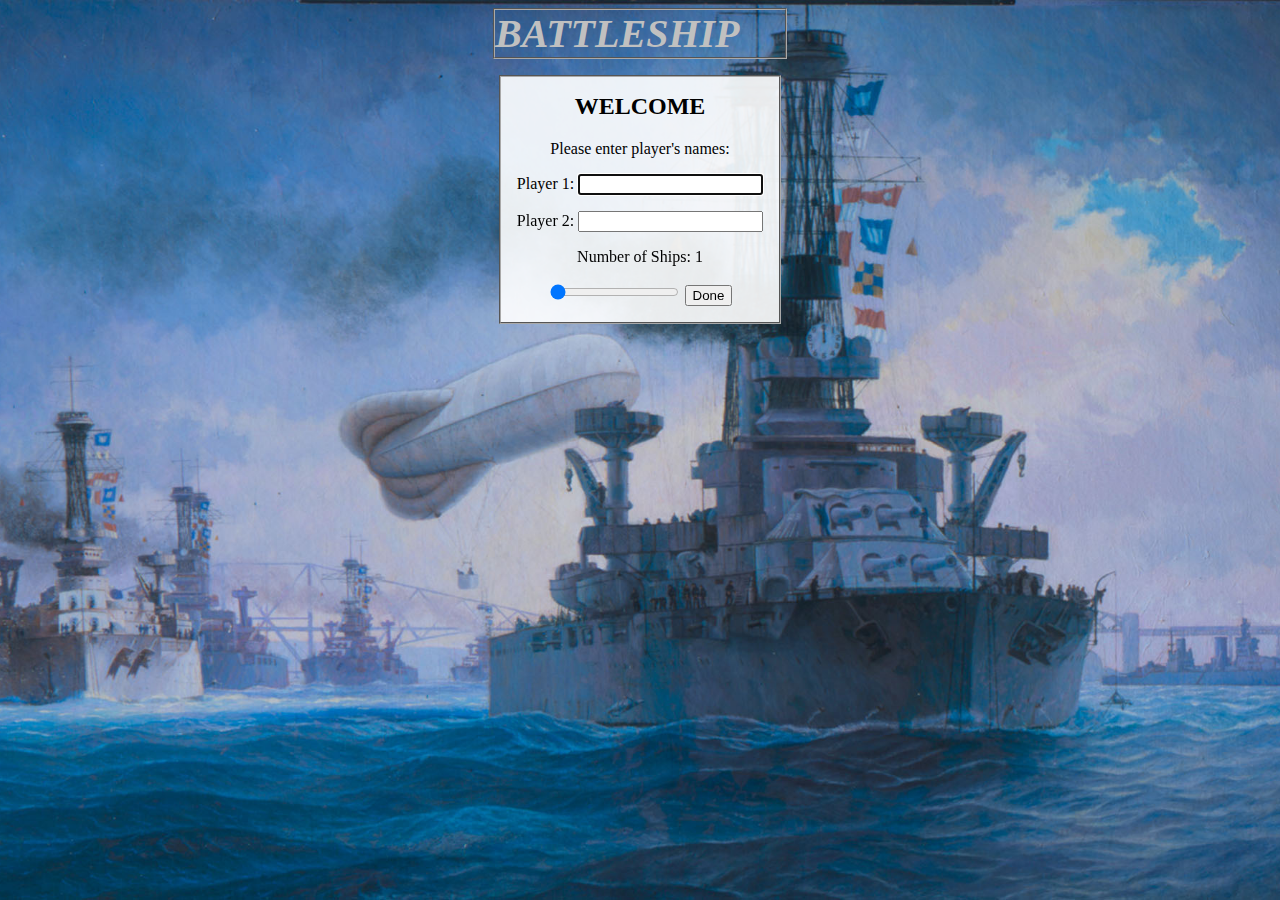
<file: index.html>
<!DOCTYPE html>
<html>
	<head>
		<meta charset="UTF-8">
		<title>Battleship</title>
		<link rel="stylesheet" href="style.css">
		<script src="Executive.js"></script>
		<script src="Gameplay.js"></script>
		<script src="Board.js"></script>
		<script src="Space.js"></script>
		<script src="Ship.js"></script>
	</head>
	<body>
		<h1>BATTLESHIP</h1>

		<!-- Probably add CSS to this -->
		<div style="text-align:center" id="menu">
            <h2>WELCOME</h2>
            <p>Please enter player's names: </p>
			<p> Player 1:  <input autofocus type="text" id="Player1"></p>
			<p> Player 2:  <input type="text" id="Player2"></p>
			<p>Number of Ships: <span id="num-ships">1</span></p>
			<input type="range" min="1" max="5" value="1" id="ship-slider">
			<input type="button" id="complete" value="Done">
		</div>
		

		<div id="both_boards" style="display:none">
			<div class="board-container" id="board-container0">
				<input type="text" class="player-name" id="firstPlayer">
				<table class="board" id="board0"></table>
			</div>
			<div class="board-container" id="board-container1">
				<input type="text" class="player-name" id="secondPlayer">
				<table class="board" id="board1"></table>
			</div>
		</div>
		
		<div id="controls" style="display:none">
			<div id="message"></div>
			<input type="button" id="switch-turn" value="Switch turn">
			<!--
				<div class="coordinates"  id="coordinates0">
					<p>Input coordinates for your ship(s) using the sample board (e.g. A1):</p>
				</div>
				<div class="coordinates" id="coordinates1">
					<p>Input coordinates for your ship(s) using the sample board (e.g. A1):</p>
				</div>
			-->
		</div>

		<!-- Probably add CSS to this -->
		<div id="modal" class="modal">
			<div class="modal-content">
				<p id="modal-content"></p>
			</div>
		</div>

		<script>
			document.addEventListener("DOMContentLoaded",() => {
				window.executive = new Executive();
			});
		</script>
	</body>
</html>
</file>
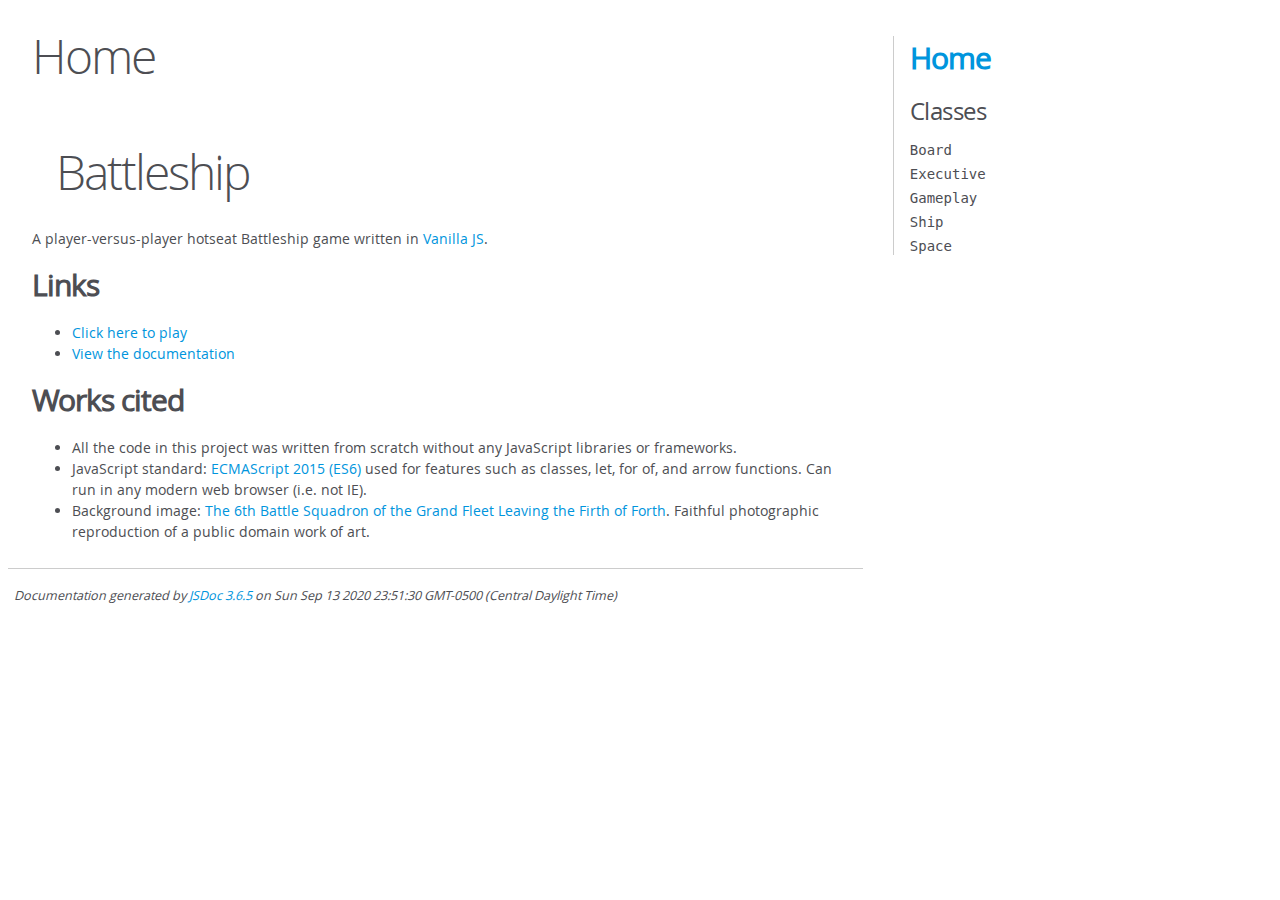
<file: documentation/index.html>
<!DOCTYPE html>
<html lang="en">
<head>
    <meta charset="utf-8">
    <title>JSDoc: Home</title>

    <script src="scripts/prettify/prettify.js"> </script>
    <script src="scripts/prettify/lang-css.js"> </script>
    <!--[if lt IE 9]>
      <script src="//html5shiv.googlecode.com/svn/trunk/html5.js"></script>
    <![endif]-->
    <link type="text/css" rel="stylesheet" href="styles/prettify-tomorrow.css">
    <link type="text/css" rel="stylesheet" href="styles/jsdoc-default.css">
</head>

<body>

<div id="main">

    <h1 class="page-title">Home</h1>

    



    


    <h3> </h3>










    




    <section>
        <article><h1>Battleship</h1>
<p>A player-versus-player hotseat Battleship game written in <a href="http://vanilla-js.com/">Vanilla JS</a>.</p>
<h2>Links</h2>
<ul>
<li><a href="https://eecs448-locked-in-coders.github.io/battleship/index.html">Click here to play</a></li>
<li><a href="https://eecs448-locked-in-coders.github.io/battleship/documentation/index.html">View the documentation</a></li>
</ul>
<h2>Works cited</h2>
<ul>
<li>All the code in this project was written from scratch without any JavaScript libraries or frameworks.</li>
<li>JavaScript standard: <a href="http://www.ecma-international.org/ecma-262/6.0/index.html">ECMAScript 2015 (ES6)</a> used for features such as classes, let, for of, and arrow functions. Can run in any modern web browser (i.e. not IE).</li>
<li>Background image: <a href="https://commons.wikimedia.org/wiki/File:The_6th_Battle_Squadron_of_the_Grand_Fleet_Leaving_the_Firth_of_Forth.jpg">The 6th Battle Squadron of the Grand Fleet Leaving the Firth of Forth</a>. Faithful photographic reproduction of a public domain work of art.</li>
</ul></article>
    </section>






</div>

<nav>
    <h2><a href="index.html">Home</a></h2><h3>Classes</h3><ul><li><a href="Board.html">Board</a></li><li><a href="Executive.html">Executive</a></li><li><a href="Gameplay.html">Gameplay</a></li><li><a href="Ship.html">Ship</a></li><li><a href="Space.html">Space</a></li></ul>
</nav>

<br class="clear">

<footer>
    Documentation generated by <a href="https://github.com/jsdoc/jsdoc">JSDoc 3.6.5</a> on Sun Sep 13 2020 23:51:30 GMT-0500 (Central Daylight Time)
</footer>

<script> prettyPrint(); </script>
<script src="scripts/linenumber.js"> </script>
</body>
</html>
</file>
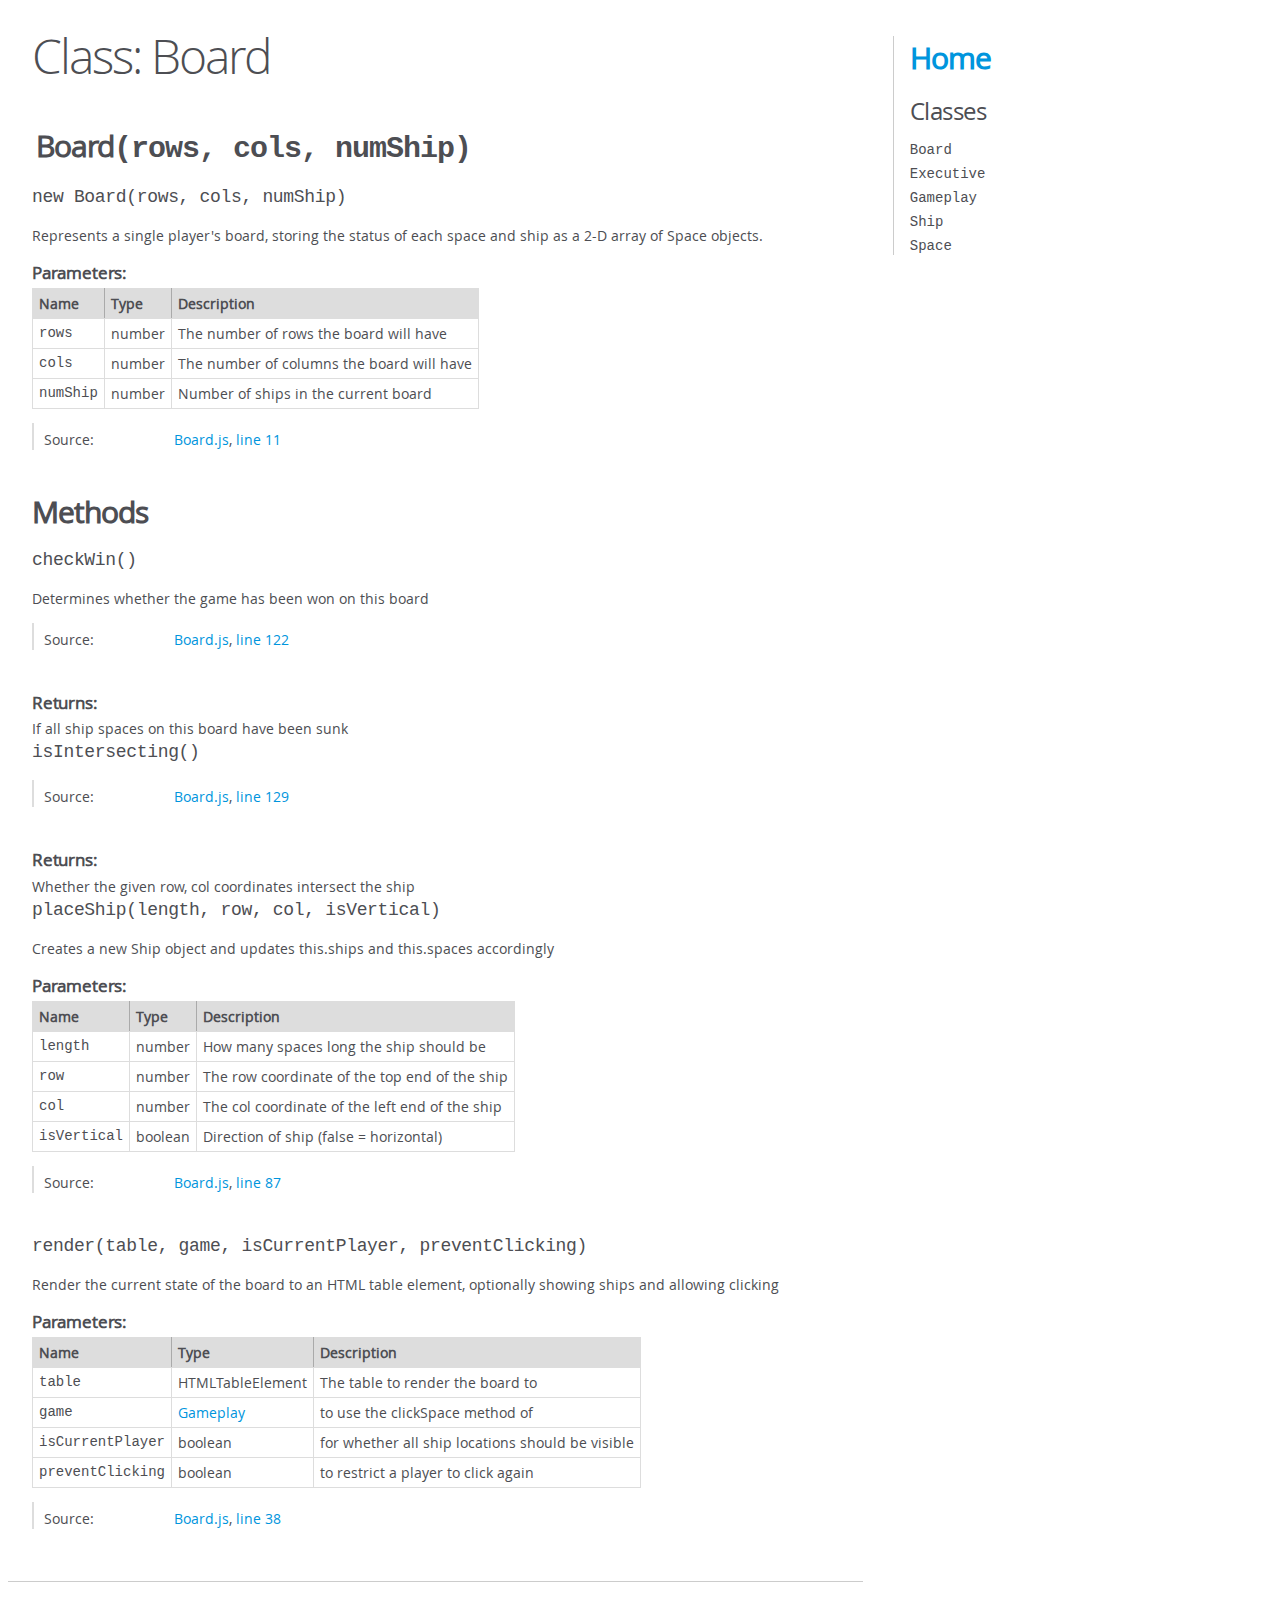
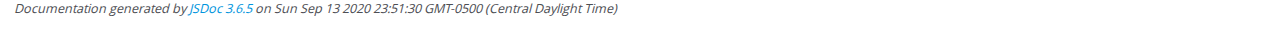
<file: documentation/Board.html>
<!DOCTYPE html>
<html lang="en">
<head>
    <meta charset="utf-8">
    <title>JSDoc: Class: Board</title>

    <script src="scripts/prettify/prettify.js"> </script>
    <script src="scripts/prettify/lang-css.js"> </script>
    <!--[if lt IE 9]>
      <script src="//html5shiv.googlecode.com/svn/trunk/html5.js"></script>
    <![endif]-->
    <link type="text/css" rel="stylesheet" href="styles/prettify-tomorrow.css">
    <link type="text/css" rel="stylesheet" href="styles/jsdoc-default.css">
</head>

<body>

<div id="main">

    <h1 class="page-title">Class: Board</h1>

    




<section>

<header>
    
        <h2><span class="attribs"><span class="type-signature"></span></span>Board<span class="signature">(rows, cols, numShip)</span><span class="type-signature"></span></h2>
        
    
</header>

<article>
    <div class="container-overview">
    
        

    

    
    <h4 class="name" id="Board"><span class="type-signature"></span>new Board<span class="signature">(rows, cols, numShip)</span><span class="type-signature"></span></h4>
    

    



<div class="description">
    Represents a single player's board, storing the status of each space and ship as a 2-D array of Space objects.
</div>









    <h5>Parameters:</h5>
    

<table class="params">
    <thead>
    <tr>
        
        <th>Name</th>
        

        <th>Type</th>

        

        

        <th class="last">Description</th>
    </tr>
    </thead>

    <tbody>
    

        <tr>
            
                <td class="name"><code>rows</code></td>
            

            <td class="type">
            
                
<span class="param-type">number</span>


            
            </td>

            

            

            <td class="description last">The number of rows the board will have</td>
        </tr>

    

        <tr>
            
                <td class="name"><code>cols</code></td>
            

            <td class="type">
            
                
<span class="param-type">number</span>


            
            </td>

            

            

            <td class="description last">The number of columns the board will have</td>
        </tr>

    

        <tr>
            
                <td class="name"><code>numShip</code></td>
            

            <td class="type">
            
                
<span class="param-type">number</span>


            
            </td>

            

            

            <td class="description last">Number of ships in the current board</td>
        </tr>

    
    </tbody>
</table>






<dl class="details">

    

    

    

    

    

    

    

    

    

    

    

    

    
    <dt class="tag-source">Source:</dt>
    <dd class="tag-source"><ul class="dummy"><li>
        <a href="Board.js.html">Board.js</a>, <a href="Board.js.html#line11">line 11</a>
    </li></ul></dd>
    

    

    

    
</dl>




















    
    </div>

    

    

    

    

    

    

    

    
        <h3 class="subsection-title">Methods</h3>

        
            

    

    
    <h4 class="name" id="checkWin"><span class="type-signature"></span>checkWin<span class="signature">()</span><span class="type-signature"></span></h4>
    

    



<div class="description">
    Determines whether the game has been won on this board
</div>













<dl class="details">

    

    

    

    

    

    

    

    

    

    

    

    

    
    <dt class="tag-source">Source:</dt>
    <dd class="tag-source"><ul class="dummy"><li>
        <a href="Board.js.html">Board.js</a>, <a href="Board.js.html#line122">line 122</a>
    </li></ul></dd>
    

    

    

    
</dl>















<h5>Returns:</h5>

        
<div class="param-desc">
    If all ship spaces on this board have been sunk
</div>



    





        
            

    

    
    <h4 class="name" id="isIntersecting"><span class="type-signature"></span>isIntersecting<span class="signature">()</span><span class="type-signature"></span></h4>
    

    















<dl class="details">

    

    

    

    

    

    

    

    

    

    

    

    

    
    <dt class="tag-source">Source:</dt>
    <dd class="tag-source"><ul class="dummy"><li>
        <a href="Board.js.html">Board.js</a>, <a href="Board.js.html#line129">line 129</a>
    </li></ul></dd>
    

    

    

    
</dl>















<h5>Returns:</h5>

        
<div class="param-desc">
    Whether the given row, col coordinates intersect the ship
</div>



    





        
            

    

    
    <h4 class="name" id="placeShip"><span class="type-signature"></span>placeShip<span class="signature">(length, row, col, isVertical)</span><span class="type-signature"></span></h4>
    

    



<div class="description">
    Creates a new Ship object and updates this.ships and this.spaces accordingly
</div>









    <h5>Parameters:</h5>
    

<table class="params">
    <thead>
    <tr>
        
        <th>Name</th>
        

        <th>Type</th>

        

        

        <th class="last">Description</th>
    </tr>
    </thead>

    <tbody>
    

        <tr>
            
                <td class="name"><code>length</code></td>
            

            <td class="type">
            
                
<span class="param-type">number</span>


            
            </td>

            

            

            <td class="description last">How many spaces long the ship should be</td>
        </tr>

    

        <tr>
            
                <td class="name"><code>row</code></td>
            

            <td class="type">
            
                
<span class="param-type">number</span>


            
            </td>

            

            

            <td class="description last">The row coordinate of the top end of the ship</td>
        </tr>

    

        <tr>
            
                <td class="name"><code>col</code></td>
            

            <td class="type">
            
                
<span class="param-type">number</span>


            
            </td>

            

            

            <td class="description last">The col coordinate of the left end of the ship</td>
        </tr>

    

        <tr>
            
                <td class="name"><code>isVertical</code></td>
            

            <td class="type">
            
                
<span class="param-type">boolean</span>


            
            </td>

            

            

            <td class="description last">Direction of ship (false = horizontal)</td>
        </tr>

    
    </tbody>
</table>






<dl class="details">

    

    

    

    

    

    

    

    

    

    

    

    

    
    <dt class="tag-source">Source:</dt>
    <dd class="tag-source"><ul class="dummy"><li>
        <a href="Board.js.html">Board.js</a>, <a href="Board.js.html#line87">line 87</a>
    </li></ul></dd>
    

    

    

    
</dl>




















        
            

    

    
    <h4 class="name" id="render"><span class="type-signature"></span>render<span class="signature">(table, game, isCurrentPlayer, preventClicking)</span><span class="type-signature"></span></h4>
    

    



<div class="description">
    Render the current state of the board to an HTML table element, optionally showing ships and allowing clicking
</div>









    <h5>Parameters:</h5>
    

<table class="params">
    <thead>
    <tr>
        
        <th>Name</th>
        

        <th>Type</th>

        

        

        <th class="last">Description</th>
    </tr>
    </thead>

    <tbody>
    

        <tr>
            
                <td class="name"><code>table</code></td>
            

            <td class="type">
            
                
<span class="param-type">HTMLTableElement</span>


            
            </td>

            

            

            <td class="description last">The table to render the board to</td>
        </tr>

    

        <tr>
            
                <td class="name"><code>game</code></td>
            

            <td class="type">
            
                
<span class="param-type"><a href="Gameplay.html">Gameplay</a></span>


            
            </td>

            

            

            <td class="description last">to use the clickSpace method of</td>
        </tr>

    

        <tr>
            
                <td class="name"><code>isCurrentPlayer</code></td>
            

            <td class="type">
            
                
<span class="param-type">boolean</span>


            
            </td>

            

            

            <td class="description last">for whether all ship locations should be visible</td>
        </tr>

    

        <tr>
            
                <td class="name"><code>preventClicking</code></td>
            

            <td class="type">
            
                
<span class="param-type">boolean</span>


            
            </td>

            

            

            <td class="description last">to restrict a player to click again</td>
        </tr>

    
    </tbody>
</table>






<dl class="details">

    

    

    

    

    

    

    

    

    

    

    

    

    
    <dt class="tag-source">Source:</dt>
    <dd class="tag-source"><ul class="dummy"><li>
        <a href="Board.js.html">Board.js</a>, <a href="Board.js.html#line38">line 38</a>
    </li></ul></dd>
    

    

    

    
</dl>




















        
    

    

    
</article>

</section>




</div>

<nav>
    <h2><a href="index.html">Home</a></h2><h3>Classes</h3><ul><li><a href="Board.html">Board</a></li><li><a href="Executive.html">Executive</a></li><li><a href="Gameplay.html">Gameplay</a></li><li><a href="Ship.html">Ship</a></li><li><a href="Space.html">Space</a></li></ul>
</nav>

<br class="clear">

<footer>
    Documentation generated by <a href="https://github.com/jsdoc/jsdoc">JSDoc 3.6.5</a> on Sun Sep 13 2020 23:51:30 GMT-0500 (Central Daylight Time)
</footer>

<script> prettyPrint(); </script>
<script src="scripts/linenumber.js"> </script>
</body>
</html>
</file>
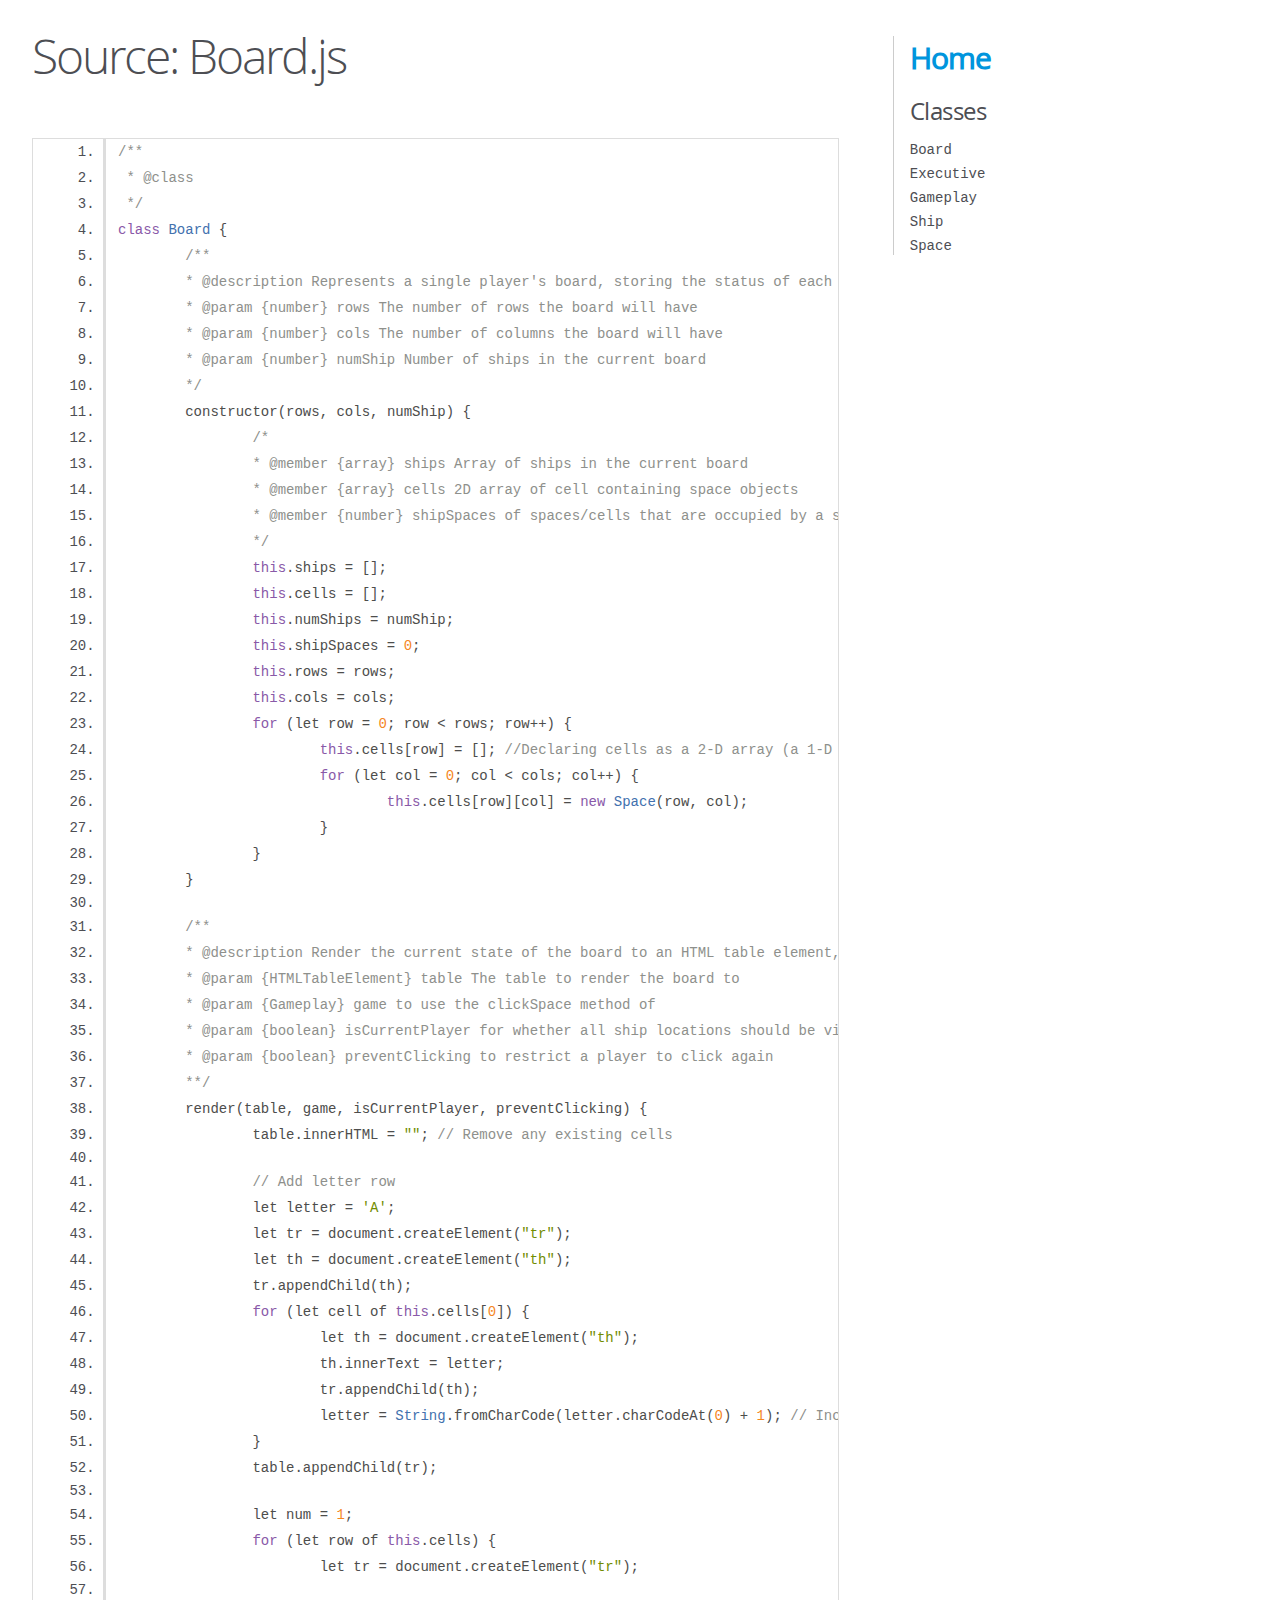
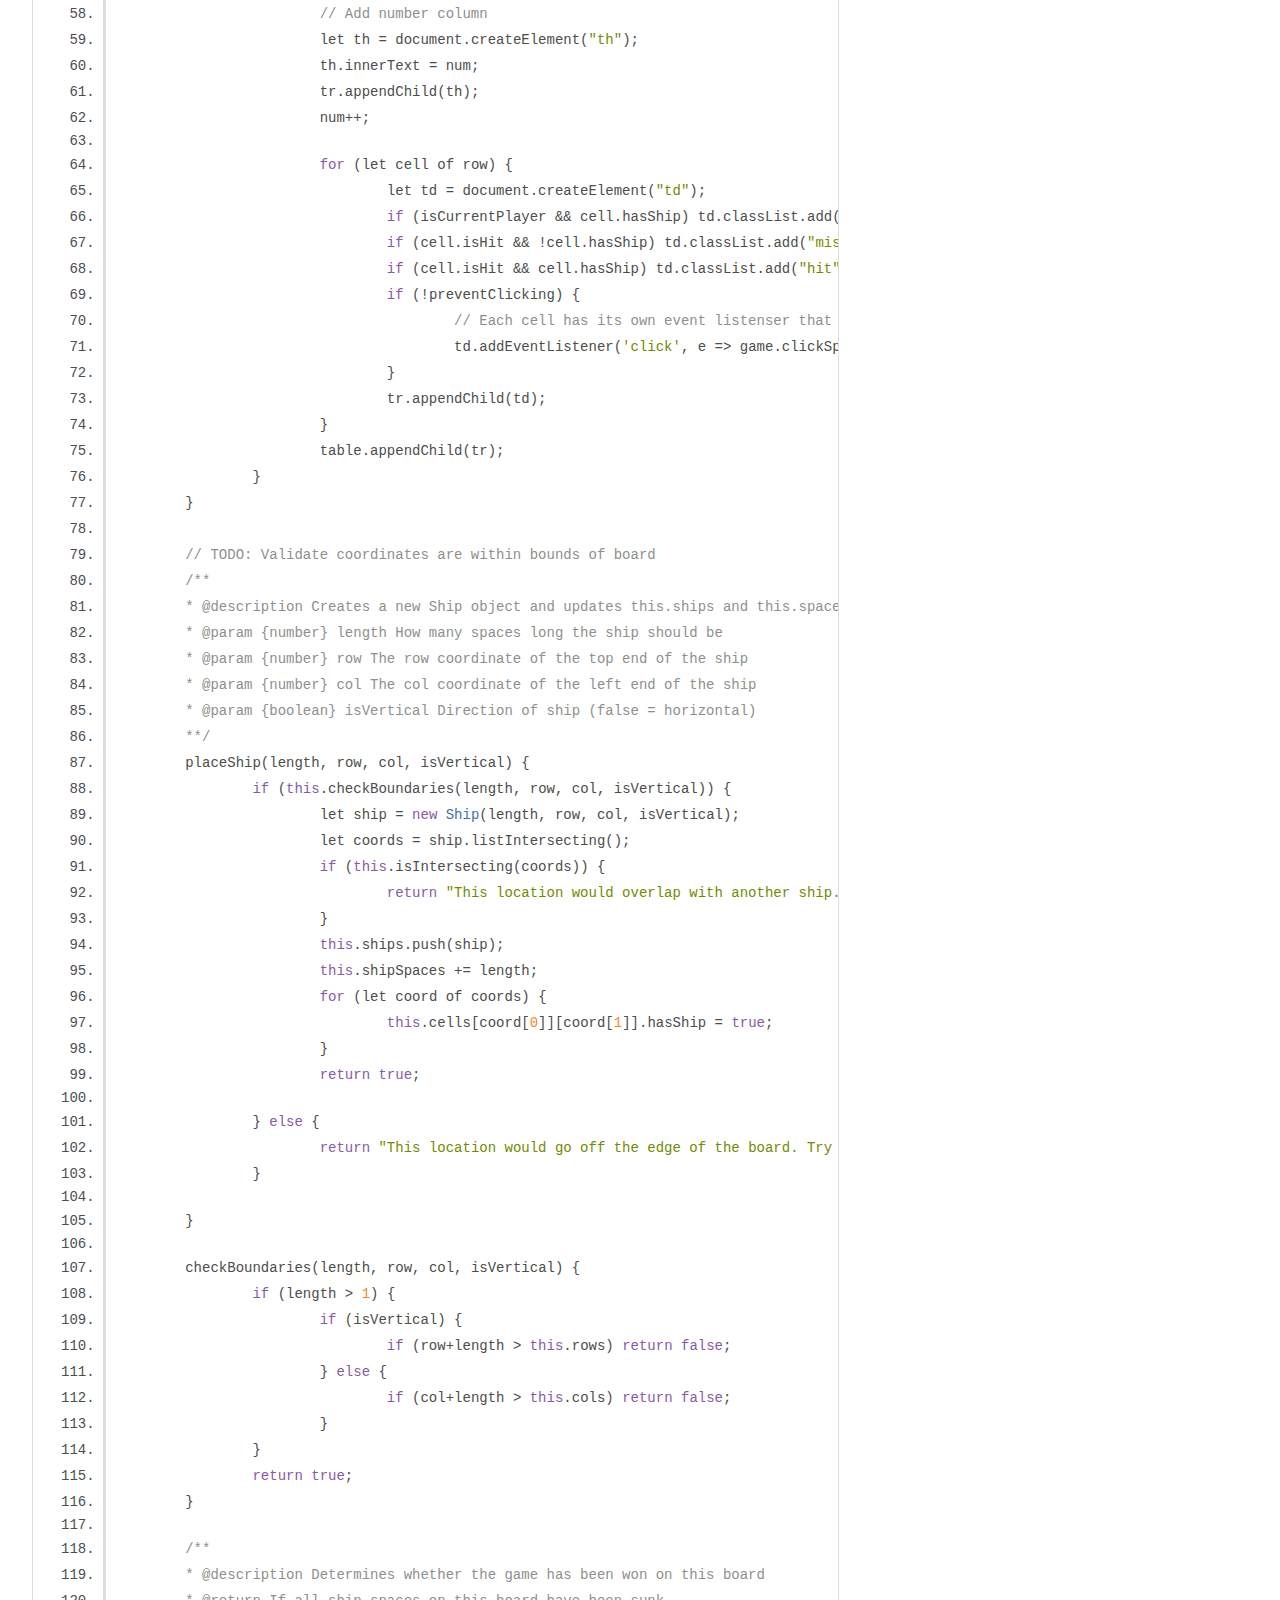
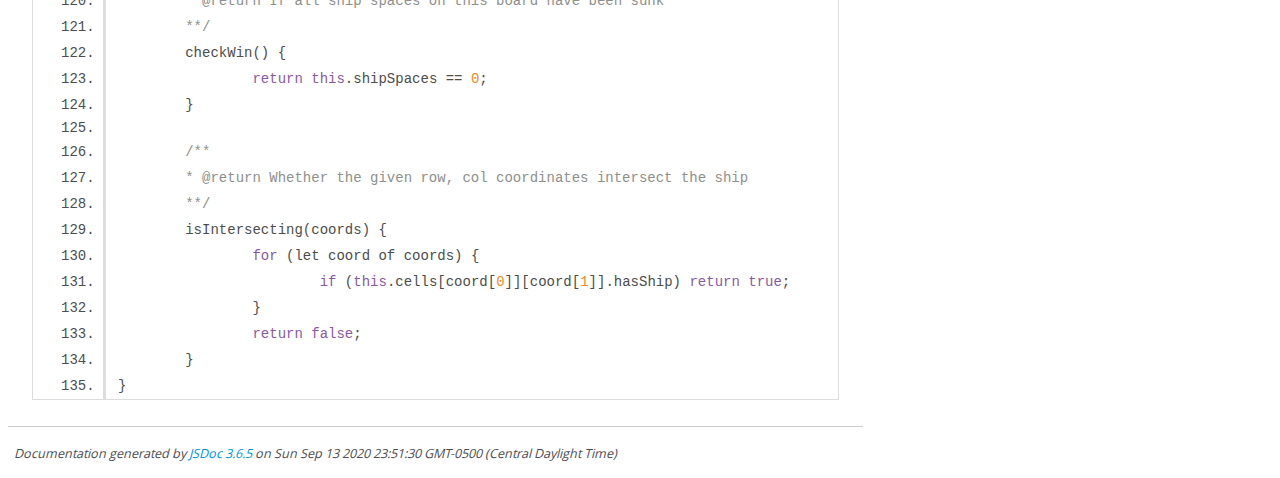
<file: documentation/Board.js.html>
<!DOCTYPE html>
<html lang="en">
<head>
    <meta charset="utf-8">
    <title>JSDoc: Source: Board.js</title>

    <script src="scripts/prettify/prettify.js"> </script>
    <script src="scripts/prettify/lang-css.js"> </script>
    <!--[if lt IE 9]>
      <script src="//html5shiv.googlecode.com/svn/trunk/html5.js"></script>
    <![endif]-->
    <link type="text/css" rel="stylesheet" href="styles/prettify-tomorrow.css">
    <link type="text/css" rel="stylesheet" href="styles/jsdoc-default.css">
</head>

<body>

<div id="main">

    <h1 class="page-title">Source: Board.js</h1>

    



    
    <section>
        <article>
            <pre class="prettyprint source linenums"><code>/**
 * @class
 */
class Board {
	/**
	* @description Represents a single player's board, storing the status of each space and ship as a 2-D array of Space objects.
	* @param {number} rows The number of rows the board will have
	* @param {number} cols The number of columns the board will have
	* @param {number} numShip Number of ships in the current board
	*/
	constructor(rows, cols, numShip) {
		/*
		* @member {array} ships Array of ships in the current board
		* @member {array} cells 2D array of cell containing space objects
		* @member {number} shipSpaces of spaces/cells that are occupied by a ship
		*/
		this.ships = [];
		this.cells = [];
		this.numShips = numShip;
		this.shipSpaces = 0;
		this.rows = rows;
		this.cols = cols;
		for (let row = 0; row &lt; rows; row++) {
			this.cells[row] = []; //Declaring cells as a 2-D array (a 1-D array who's elements point to another array).
			for (let col = 0; col &lt; cols; col++) {
				this.cells[row][col] = new Space(row, col);
			}
		}
	}

	/**
	* @description Render the current state of the board to an HTML table element, optionally showing ships and allowing clicking
	* @param {HTMLTableElement} table The table to render the board to
	* @param {Gameplay} game to use the clickSpace method of
	* @param {boolean} isCurrentPlayer for whether all ship locations should be visible
	* @param {boolean} preventClicking to restrict a player to click again
	**/
	render(table, game, isCurrentPlayer, preventClicking) {
		table.innerHTML = ""; // Remove any existing cells

		// Add letter row
		let letter = 'A';
		let tr = document.createElement("tr");
		let th = document.createElement("th");
		tr.appendChild(th);
		for (let cell of this.cells[0]) {
			let th = document.createElement("th");
			th.innerText = letter;
			tr.appendChild(th);
			letter = String.fromCharCode(letter.charCodeAt(0) + 1); // Increment letter
		}
		table.appendChild(tr);

		let num = 1;
		for (let row of this.cells) {
			let tr = document.createElement("tr");

			// Add number column
			let th = document.createElement("th");
			th.innerText = num;
			tr.appendChild(th);
			num++;

			for (let cell of row) {
				let td = document.createElement("td");
				if (isCurrentPlayer &amp;&amp; cell.hasShip) td.classList.add("ship");
				if (cell.isHit &amp;&amp; !cell.hasShip) td.classList.add("miss");
				if (cell.isHit &amp;&amp; cell.hasShip) td.classList.add("hit");
				if (!preventClicking) {
					// Each cell has its own event listenser that listens for clicks on itself
					td.addEventListener('click', e => game.clickSpace(cell, isCurrentPlayer));
				}
				tr.appendChild(td);
			}
			table.appendChild(tr);
		}
	}
	
	// TODO: Validate coordinates are within bounds of board
	/**
	* @description Creates a new Ship object and updates this.ships and this.spaces accordingly
	* @param {number} length How many spaces long the ship should be
	* @param {number} row The row coordinate of the top end of the ship
	* @param {number} col The col coordinate of the left end of the ship
	* @param {boolean} isVertical Direction of ship (false = horizontal)
	**/
	placeShip(length, row, col, isVertical) {
		if (this.checkBoundaries(length, row, col, isVertical)) {
			let ship = new Ship(length, row, col, isVertical);
			let coords = ship.listIntersecting();
			if (this.isIntersecting(coords)) {
				return "This location would overlap with another ship. Try again.";
			}
			this.ships.push(ship);
			this.shipSpaces += length;
			for (let coord of coords) {
				this.cells[coord[0]][coord[1]].hasShip = true;
			}
			return true;

		} else {
			return "This location would go off the edge of the board. Try again.";
		}

	}

	checkBoundaries(length, row, col, isVertical) {
		if (length > 1) {
			if (isVertical) {
				if (row+length > this.rows) return false;
			} else {
				if (col+length > this.cols) return false;
			}
		}
		return true;
	}

	/**
	* @description Determines whether the game has been won on this board
	* @return If all ship spaces on this board have been sunk
	**/
	checkWin() {
		return this.shipSpaces == 0;
	}

	/**
	* @return Whether the given row, col coordinates intersect the ship
	**/
	isIntersecting(coords) {
		for (let coord of coords) {
			if (this.cells[coord[0]][coord[1]].hasShip) return true;
		}
		return false;
	}
}
</code></pre>
        </article>
    </section>




</div>

<nav>
    <h2><a href="index.html">Home</a></h2><h3>Classes</h3><ul><li><a href="Board.html">Board</a></li><li><a href="Executive.html">Executive</a></li><li><a href="Gameplay.html">Gameplay</a></li><li><a href="Ship.html">Ship</a></li><li><a href="Space.html">Space</a></li></ul>
</nav>

<br class="clear">

<footer>
    Documentation generated by <a href="https://github.com/jsdoc/jsdoc">JSDoc 3.6.5</a> on Sun Sep 13 2020 23:51:30 GMT-0500 (Central Daylight Time)
</footer>

<script> prettyPrint(); </script>
<script src="scripts/linenumber.js"> </script>
</body>
</html>
</file>
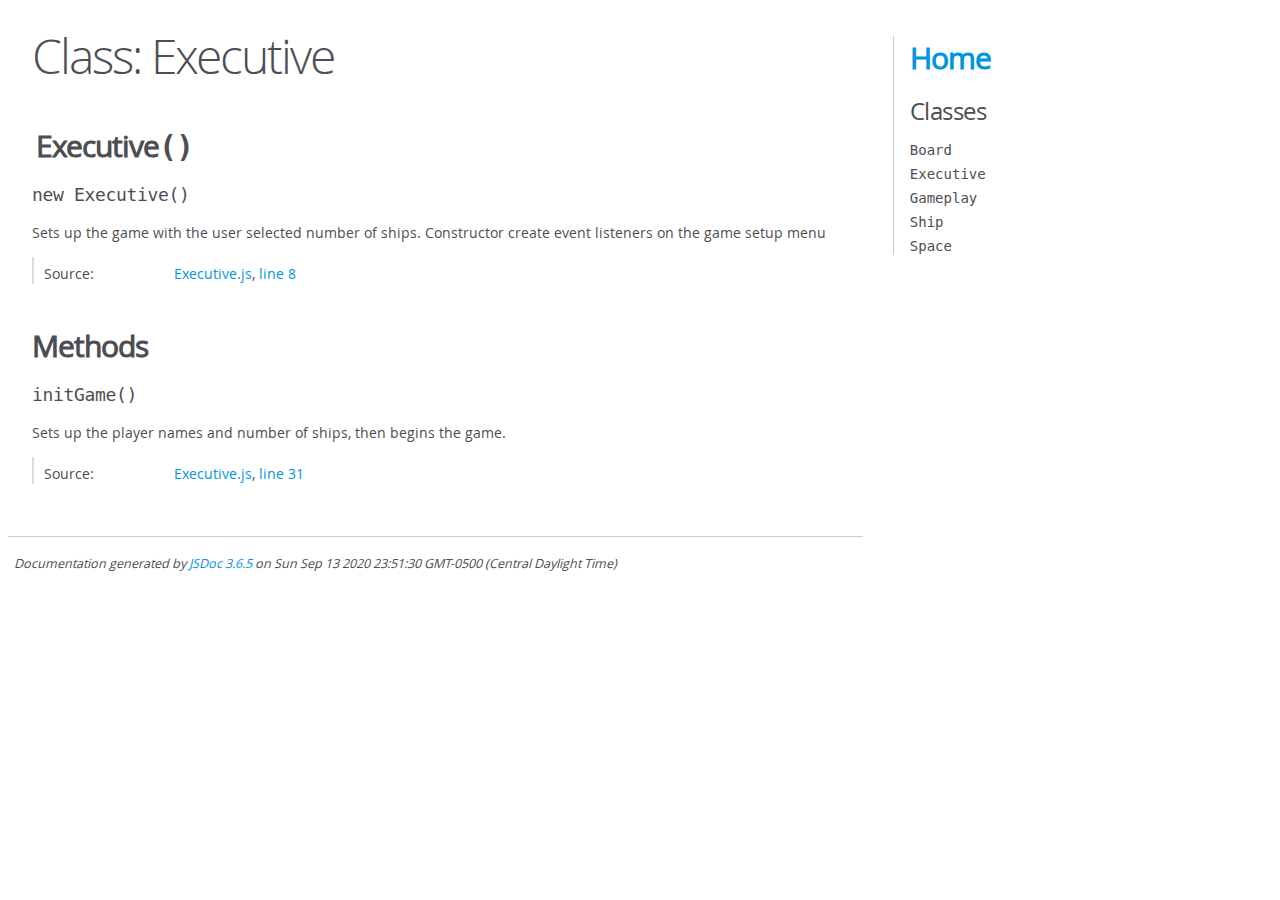
<file: documentation/Executive.html>
<!DOCTYPE html>
<html lang="en">
<head>
    <meta charset="utf-8">
    <title>JSDoc: Class: Executive</title>

    <script src="scripts/prettify/prettify.js"> </script>
    <script src="scripts/prettify/lang-css.js"> </script>
    <!--[if lt IE 9]>
      <script src="//html5shiv.googlecode.com/svn/trunk/html5.js"></script>
    <![endif]-->
    <link type="text/css" rel="stylesheet" href="styles/prettify-tomorrow.css">
    <link type="text/css" rel="stylesheet" href="styles/jsdoc-default.css">
</head>

<body>

<div id="main">

    <h1 class="page-title">Class: Executive</h1>

    




<section>

<header>
    
        <h2><span class="attribs"><span class="type-signature"></span></span>Executive<span class="signature">()</span><span class="type-signature"></span></h2>
        
    
</header>

<article>
    <div class="container-overview">
    
        

    

    
    <h4 class="name" id="Executive"><span class="type-signature"></span>new Executive<span class="signature">()</span><span class="type-signature"></span></h4>
    

    



<div class="description">
    Sets up the game with the user selected number of ships. Constructor create event listeners on the game setup menu
</div>













<dl class="details">

    

    

    

    

    

    

    

    

    

    

    

    

    
    <dt class="tag-source">Source:</dt>
    <dd class="tag-source"><ul class="dummy"><li>
        <a href="Executive.js.html">Executive.js</a>, <a href="Executive.js.html#line8">line 8</a>
    </li></ul></dd>
    

    

    

    
</dl>




















    
    </div>

    

    

    

    

    

    

    

    
        <h3 class="subsection-title">Methods</h3>

        
            

    

    
    <h4 class="name" id="initGame"><span class="type-signature"></span>initGame<span class="signature">()</span><span class="type-signature"></span></h4>
    

    



<div class="description">
    Sets up the player names and number of ships, then begins the game.
</div>













<dl class="details">

    

    

    

    

    

    

    

    

    

    

    

    

    
    <dt class="tag-source">Source:</dt>
    <dd class="tag-source"><ul class="dummy"><li>
        <a href="Executive.js.html">Executive.js</a>, <a href="Executive.js.html#line31">line 31</a>
    </li></ul></dd>
    

    

    

    
</dl>




















        
    

    

    
</article>

</section>




</div>

<nav>
    <h2><a href="index.html">Home</a></h2><h3>Classes</h3><ul><li><a href="Board.html">Board</a></li><li><a href="Executive.html">Executive</a></li><li><a href="Gameplay.html">Gameplay</a></li><li><a href="Ship.html">Ship</a></li><li><a href="Space.html">Space</a></li></ul>
</nav>

<br class="clear">

<footer>
    Documentation generated by <a href="https://github.com/jsdoc/jsdoc">JSDoc 3.6.5</a> on Sun Sep 13 2020 23:51:30 GMT-0500 (Central Daylight Time)
</footer>

<script> prettyPrint(); </script>
<script src="scripts/linenumber.js"> </script>
</body>
</html>
</file>
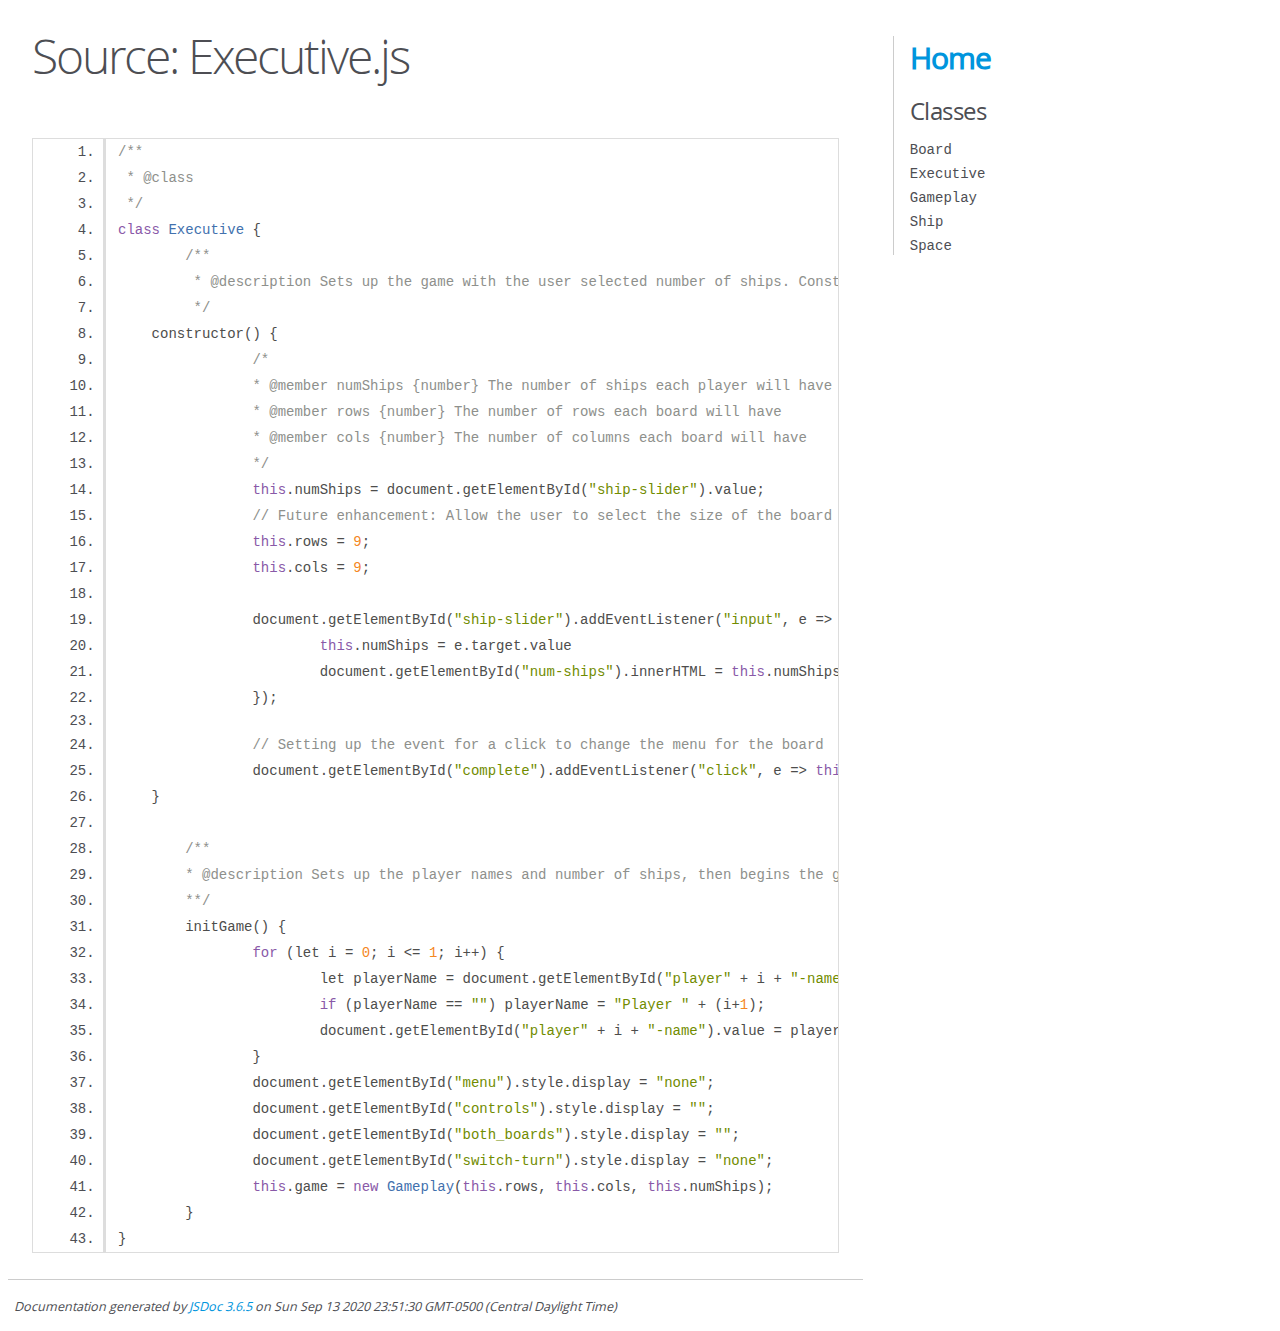
<file: documentation/Executive.js.html>
<!DOCTYPE html>
<html lang="en">
<head>
    <meta charset="utf-8">
    <title>JSDoc: Source: Executive.js</title>

    <script src="scripts/prettify/prettify.js"> </script>
    <script src="scripts/prettify/lang-css.js"> </script>
    <!--[if lt IE 9]>
      <script src="//html5shiv.googlecode.com/svn/trunk/html5.js"></script>
    <![endif]-->
    <link type="text/css" rel="stylesheet" href="styles/prettify-tomorrow.css">
    <link type="text/css" rel="stylesheet" href="styles/jsdoc-default.css">
</head>

<body>

<div id="main">

    <h1 class="page-title">Source: Executive.js</h1>

    



    
    <section>
        <article>
            <pre class="prettyprint source linenums"><code>/**
 * @class
 */
class Executive {
	/**
	 * @description Sets up the game with the user selected number of ships. Constructor create event listeners on the game setup menu
	 */
    constructor() {
		/*
		* @member numShips {number} The number of ships each player will have
 		* @member rows {number} The number of rows each board will have
 		* @member cols {number} The number of columns each board will have
 		*/
		this.numShips = document.getElementById("ship-slider").value;
		// Future enhancement: Allow the user to select the size of the board
		this.rows = 9;
		this.cols = 9;
		
		document.getElementById("ship-slider").addEventListener("input", e => {
			this.numShips = e.target.value
			document.getElementById("num-ships").innerHTML = this.numShips;
		});

		// Setting up the event for a click to change the menu for the board
		document.getElementById("complete").addEventListener("click", e => this.initGame());
    }
	
	/**
	* @description Sets up the player names and number of ships, then begins the game.
	**/
	initGame() {
		for (let i = 0; i &lt;= 1; i++) {
			let playerName = document.getElementById("player" + i + "-name-input").value;
			if (playerName == "") playerName = "Player " + (i+1);
			document.getElementById("player" + i + "-name").value = playerName;
		}
		document.getElementById("menu").style.display = "none";
		document.getElementById("controls").style.display = "";
		document.getElementById("both_boards").style.display = "";
		document.getElementById("switch-turn").style.display = "none";
		this.game = new Gameplay(this.rows, this.cols, this.numShips);
	}
}
</code></pre>
        </article>
    </section>




</div>

<nav>
    <h2><a href="index.html">Home</a></h2><h3>Classes</h3><ul><li><a href="Board.html">Board</a></li><li><a href="Executive.html">Executive</a></li><li><a href="Gameplay.html">Gameplay</a></li><li><a href="Ship.html">Ship</a></li><li><a href="Space.html">Space</a></li></ul>
</nav>

<br class="clear">

<footer>
    Documentation generated by <a href="https://github.com/jsdoc/jsdoc">JSDoc 3.6.5</a> on Sun Sep 13 2020 23:51:30 GMT-0500 (Central Daylight Time)
</footer>

<script> prettyPrint(); </script>
<script src="scripts/linenumber.js"> </script>
</body>
</html>
</file>
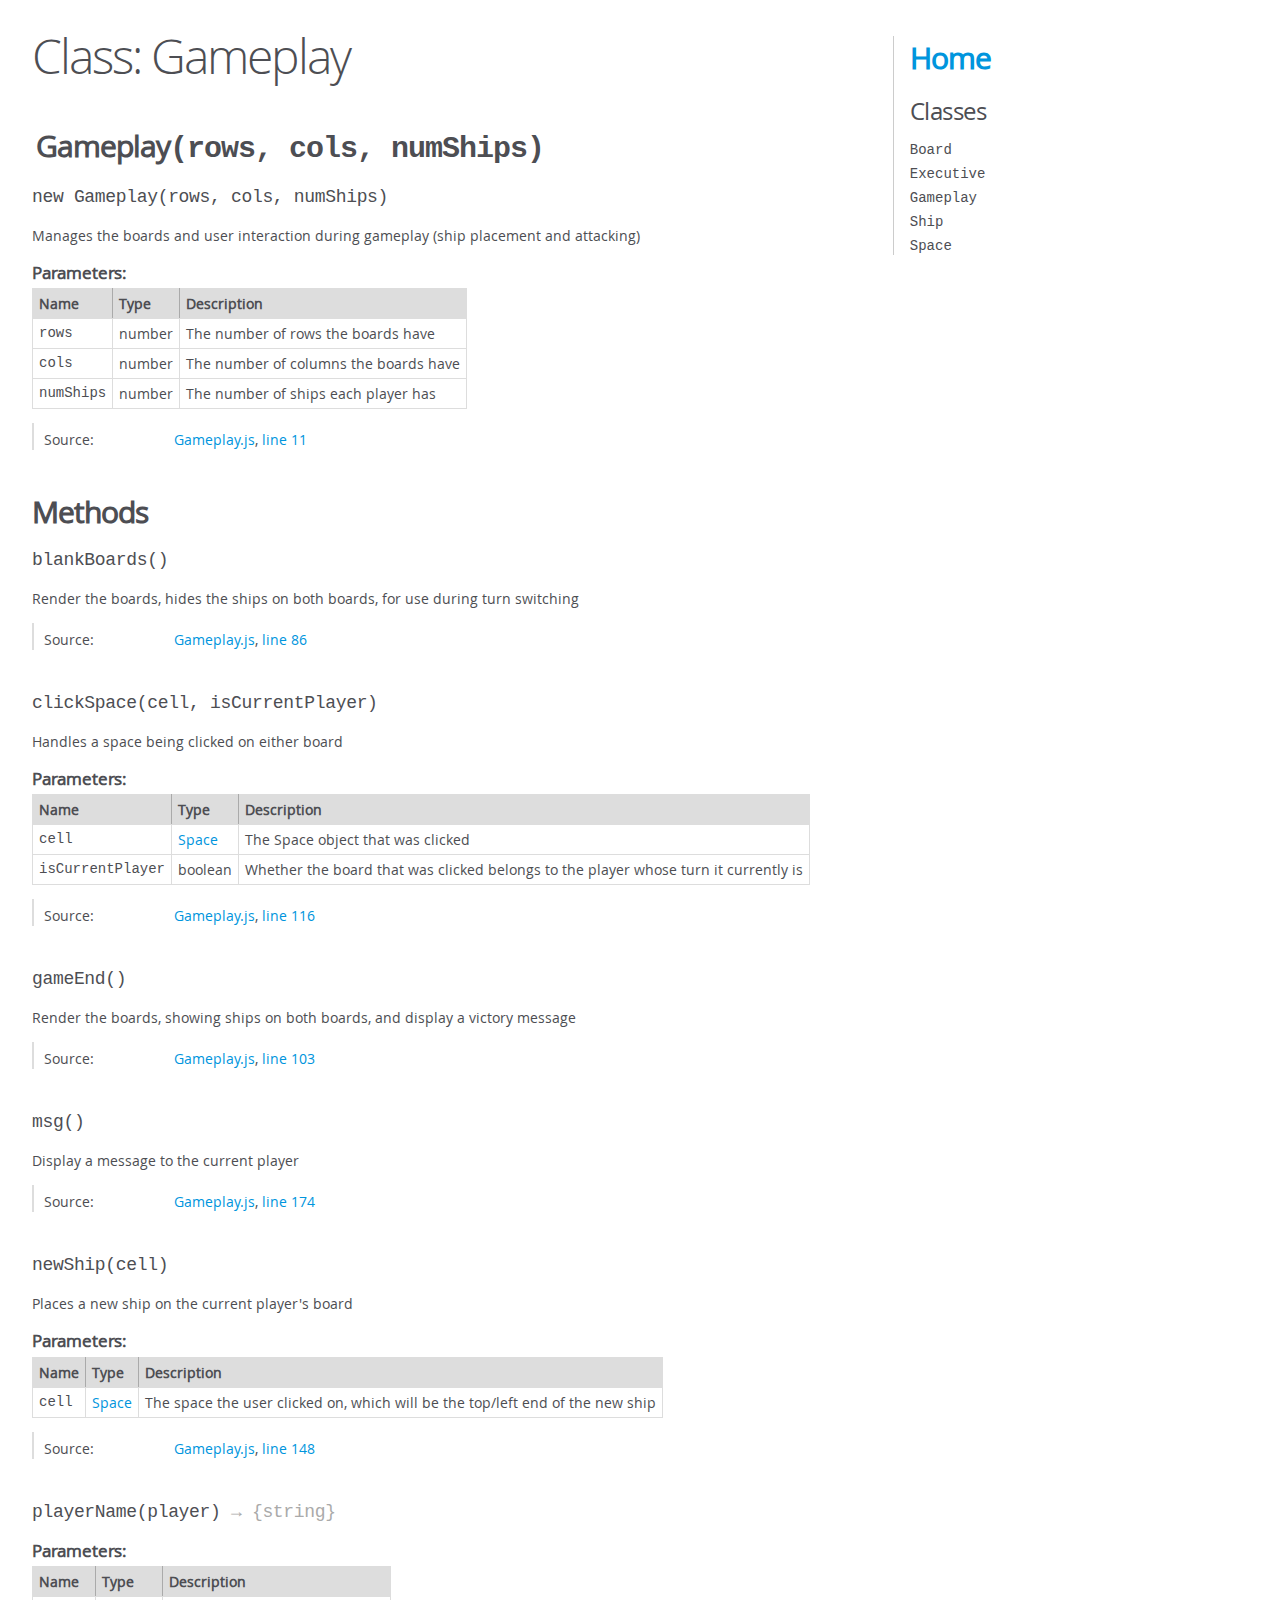
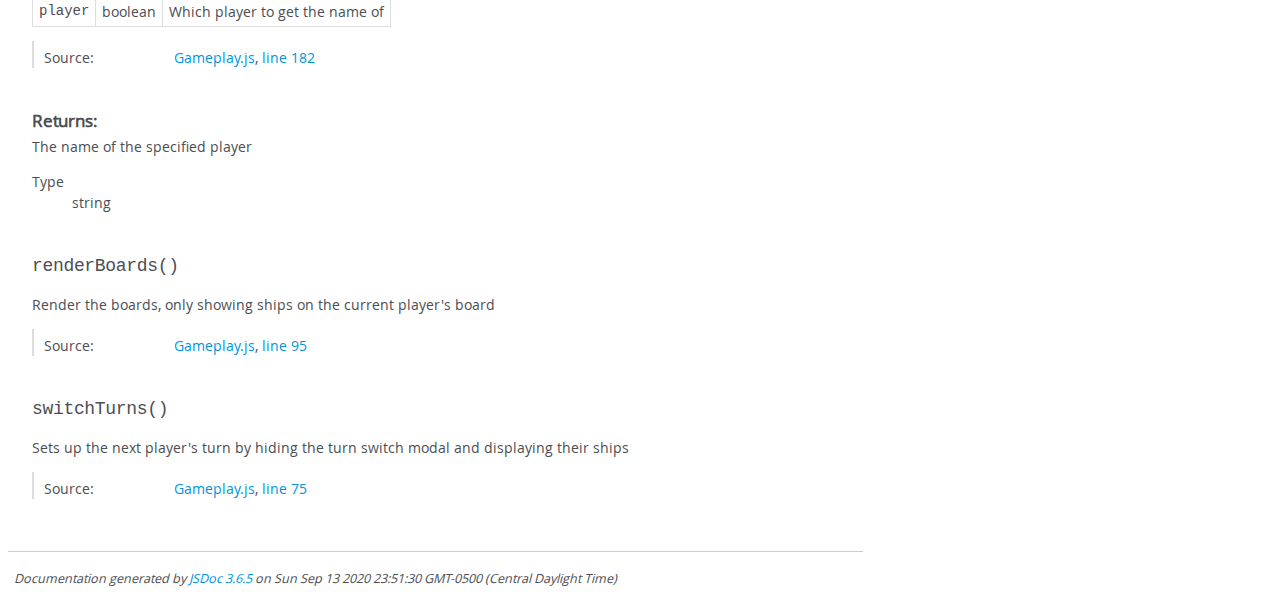
<file: documentation/Gameplay.html>
<!DOCTYPE html>
<html lang="en">
<head>
    <meta charset="utf-8">
    <title>JSDoc: Class: Gameplay</title>

    <script src="scripts/prettify/prettify.js"> </script>
    <script src="scripts/prettify/lang-css.js"> </script>
    <!--[if lt IE 9]>
      <script src="//html5shiv.googlecode.com/svn/trunk/html5.js"></script>
    <![endif]-->
    <link type="text/css" rel="stylesheet" href="styles/prettify-tomorrow.css">
    <link type="text/css" rel="stylesheet" href="styles/jsdoc-default.css">
</head>

<body>

<div id="main">

    <h1 class="page-title">Class: Gameplay</h1>

    




<section>

<header>
    
        <h2><span class="attribs"><span class="type-signature"></span></span>Gameplay<span class="signature">(rows, cols, numShips)</span><span class="type-signature"></span></h2>
        
    
</header>

<article>
    <div class="container-overview">
    
        

    

    
    <h4 class="name" id="Gameplay"><span class="type-signature"></span>new Gameplay<span class="signature">(rows, cols, numShips)</span><span class="type-signature"></span></h4>
    

    



<div class="description">
    Manages the boards and user interaction during gameplay (ship placement and attacking)
</div>









    <h5>Parameters:</h5>
    

<table class="params">
    <thead>
    <tr>
        
        <th>Name</th>
        

        <th>Type</th>

        

        

        <th class="last">Description</th>
    </tr>
    </thead>

    <tbody>
    

        <tr>
            
                <td class="name"><code>rows</code></td>
            

            <td class="type">
            
                
<span class="param-type">number</span>


            
            </td>

            

            

            <td class="description last">The number of rows the boards have</td>
        </tr>

    

        <tr>
            
                <td class="name"><code>cols</code></td>
            

            <td class="type">
            
                
<span class="param-type">number</span>


            
            </td>

            

            

            <td class="description last">The number of columns the boards have</td>
        </tr>

    

        <tr>
            
                <td class="name"><code>numShips</code></td>
            

            <td class="type">
            
                
<span class="param-type">number</span>


            
            </td>

            

            

            <td class="description last">The number of ships each player has</td>
        </tr>

    
    </tbody>
</table>






<dl class="details">

    

    

    

    

    

    

    

    

    

    

    

    

    
    <dt class="tag-source">Source:</dt>
    <dd class="tag-source"><ul class="dummy"><li>
        <a href="Gameplay.js.html">Gameplay.js</a>, <a href="Gameplay.js.html#line11">line 11</a>
    </li></ul></dd>
    

    

    

    
</dl>




















    
    </div>

    

    

    

    

    

    

    

    
        <h3 class="subsection-title">Methods</h3>

        
            

    

    
    <h4 class="name" id="blankBoards"><span class="type-signature"></span>blankBoards<span class="signature">()</span><span class="type-signature"></span></h4>
    

    



<div class="description">
    Render the boards, hides the ships on both boards, for use during turn switching
</div>













<dl class="details">

    

    

    

    

    

    

    

    

    

    

    

    

    
    <dt class="tag-source">Source:</dt>
    <dd class="tag-source"><ul class="dummy"><li>
        <a href="Gameplay.js.html">Gameplay.js</a>, <a href="Gameplay.js.html#line86">line 86</a>
    </li></ul></dd>
    

    

    

    
</dl>




















        
            

    

    
    <h4 class="name" id="clickSpace"><span class="type-signature"></span>clickSpace<span class="signature">(cell, isCurrentPlayer)</span><span class="type-signature"></span></h4>
    

    



<div class="description">
    Handles a space being clicked on either board
</div>









    <h5>Parameters:</h5>
    

<table class="params">
    <thead>
    <tr>
        
        <th>Name</th>
        

        <th>Type</th>

        

        

        <th class="last">Description</th>
    </tr>
    </thead>

    <tbody>
    

        <tr>
            
                <td class="name"><code>cell</code></td>
            

            <td class="type">
            
                
<span class="param-type"><a href="Space.html">Space</a></span>


            
            </td>

            

            

            <td class="description last">The Space object that was clicked</td>
        </tr>

    

        <tr>
            
                <td class="name"><code>isCurrentPlayer</code></td>
            

            <td class="type">
            
                
<span class="param-type">boolean</span>


            
            </td>

            

            

            <td class="description last">Whether the board that was clicked belongs to the player whose turn it currently is</td>
        </tr>

    
    </tbody>
</table>






<dl class="details">

    

    

    

    

    

    

    

    

    

    

    

    

    
    <dt class="tag-source">Source:</dt>
    <dd class="tag-source"><ul class="dummy"><li>
        <a href="Gameplay.js.html">Gameplay.js</a>, <a href="Gameplay.js.html#line116">line 116</a>
    </li></ul></dd>
    

    

    

    
</dl>




















        
            

    

    
    <h4 class="name" id="gameEnd"><span class="type-signature"></span>gameEnd<span class="signature">()</span><span class="type-signature"></span></h4>
    

    



<div class="description">
    Render the boards, showing ships on both boards, and display a victory message
</div>













<dl class="details">

    

    

    

    

    

    

    

    

    

    

    

    

    
    <dt class="tag-source">Source:</dt>
    <dd class="tag-source"><ul class="dummy"><li>
        <a href="Gameplay.js.html">Gameplay.js</a>, <a href="Gameplay.js.html#line103">line 103</a>
    </li></ul></dd>
    

    

    

    
</dl>




















        
            

    

    
    <h4 class="name" id="msg"><span class="type-signature"></span>msg<span class="signature">()</span><span class="type-signature"></span></h4>
    

    



<div class="description">
    Display a message to the current player
</div>













<dl class="details">

    

    

    

    

    

    

    

    

    

    

    

    

    
    <dt class="tag-source">Source:</dt>
    <dd class="tag-source"><ul class="dummy"><li>
        <a href="Gameplay.js.html">Gameplay.js</a>, <a href="Gameplay.js.html#line174">line 174</a>
    </li></ul></dd>
    

    

    

    
</dl>




















        
            

    

    
    <h4 class="name" id="newShip"><span class="type-signature"></span>newShip<span class="signature">(cell)</span><span class="type-signature"></span></h4>
    

    



<div class="description">
    Places a new ship on the current player's board
</div>









    <h5>Parameters:</h5>
    

<table class="params">
    <thead>
    <tr>
        
        <th>Name</th>
        

        <th>Type</th>

        

        

        <th class="last">Description</th>
    </tr>
    </thead>

    <tbody>
    

        <tr>
            
                <td class="name"><code>cell</code></td>
            

            <td class="type">
            
                
<span class="param-type"><a href="Space.html">Space</a></span>


            
            </td>

            

            

            <td class="description last">The space the user clicked on, which will be the top/left end of the new ship</td>
        </tr>

    
    </tbody>
</table>






<dl class="details">

    

    

    

    

    

    

    

    

    

    

    

    

    
    <dt class="tag-source">Source:</dt>
    <dd class="tag-source"><ul class="dummy"><li>
        <a href="Gameplay.js.html">Gameplay.js</a>, <a href="Gameplay.js.html#line148">line 148</a>
    </li></ul></dd>
    

    

    

    
</dl>




















        
            

    

    
    <h4 class="name" id="playerName"><span class="type-signature"></span>playerName<span class="signature">(player)</span><span class="type-signature"> &rarr; {string}</span></h4>
    

    











    <h5>Parameters:</h5>
    

<table class="params">
    <thead>
    <tr>
        
        <th>Name</th>
        

        <th>Type</th>

        

        

        <th class="last">Description</th>
    </tr>
    </thead>

    <tbody>
    

        <tr>
            
                <td class="name"><code>player</code></td>
            

            <td class="type">
            
                
<span class="param-type">boolean</span>


            
            </td>

            

            

            <td class="description last">Which player to get the name of</td>
        </tr>

    
    </tbody>
</table>






<dl class="details">

    

    

    

    

    

    

    

    

    

    

    

    

    
    <dt class="tag-source">Source:</dt>
    <dd class="tag-source"><ul class="dummy"><li>
        <a href="Gameplay.js.html">Gameplay.js</a>, <a href="Gameplay.js.html#line182">line 182</a>
    </li></ul></dd>
    

    

    

    
</dl>















<h5>Returns:</h5>

        
<div class="param-desc">
    The name of the specified player
</div>



<dl>
    <dt>
        Type
    </dt>
    <dd>
        
<span class="param-type">string</span>


    </dd>
</dl>

    





        
            

    

    
    <h4 class="name" id="renderBoards"><span class="type-signature"></span>renderBoards<span class="signature">()</span><span class="type-signature"></span></h4>
    

    



<div class="description">
    Render the boards, only showing ships on the current player's board
</div>













<dl class="details">

    

    

    

    

    

    

    

    

    

    

    

    

    
    <dt class="tag-source">Source:</dt>
    <dd class="tag-source"><ul class="dummy"><li>
        <a href="Gameplay.js.html">Gameplay.js</a>, <a href="Gameplay.js.html#line95">line 95</a>
    </li></ul></dd>
    

    

    

    
</dl>




















        
            

    

    
    <h4 class="name" id="switchTurns"><span class="type-signature"></span>switchTurns<span class="signature">()</span><span class="type-signature"></span></h4>
    

    



<div class="description">
    Sets up the next player's turn by hiding the turn switch modal and displaying their ships
</div>













<dl class="details">

    

    

    

    

    

    

    

    

    

    

    

    

    
    <dt class="tag-source">Source:</dt>
    <dd class="tag-source"><ul class="dummy"><li>
        <a href="Gameplay.js.html">Gameplay.js</a>, <a href="Gameplay.js.html#line75">line 75</a>
    </li></ul></dd>
    

    

    

    
</dl>




















        
    

    

    
</article>

</section>




</div>

<nav>
    <h2><a href="index.html">Home</a></h2><h3>Classes</h3><ul><li><a href="Board.html">Board</a></li><li><a href="Executive.html">Executive</a></li><li><a href="Gameplay.html">Gameplay</a></li><li><a href="Ship.html">Ship</a></li><li><a href="Space.html">Space</a></li></ul>
</nav>

<br class="clear">

<footer>
    Documentation generated by <a href="https://github.com/jsdoc/jsdoc">JSDoc 3.6.5</a> on Sun Sep 13 2020 23:51:30 GMT-0500 (Central Daylight Time)
</footer>

<script> prettyPrint(); </script>
<script src="scripts/linenumber.js"> </script>
</body>
</html>
</file>
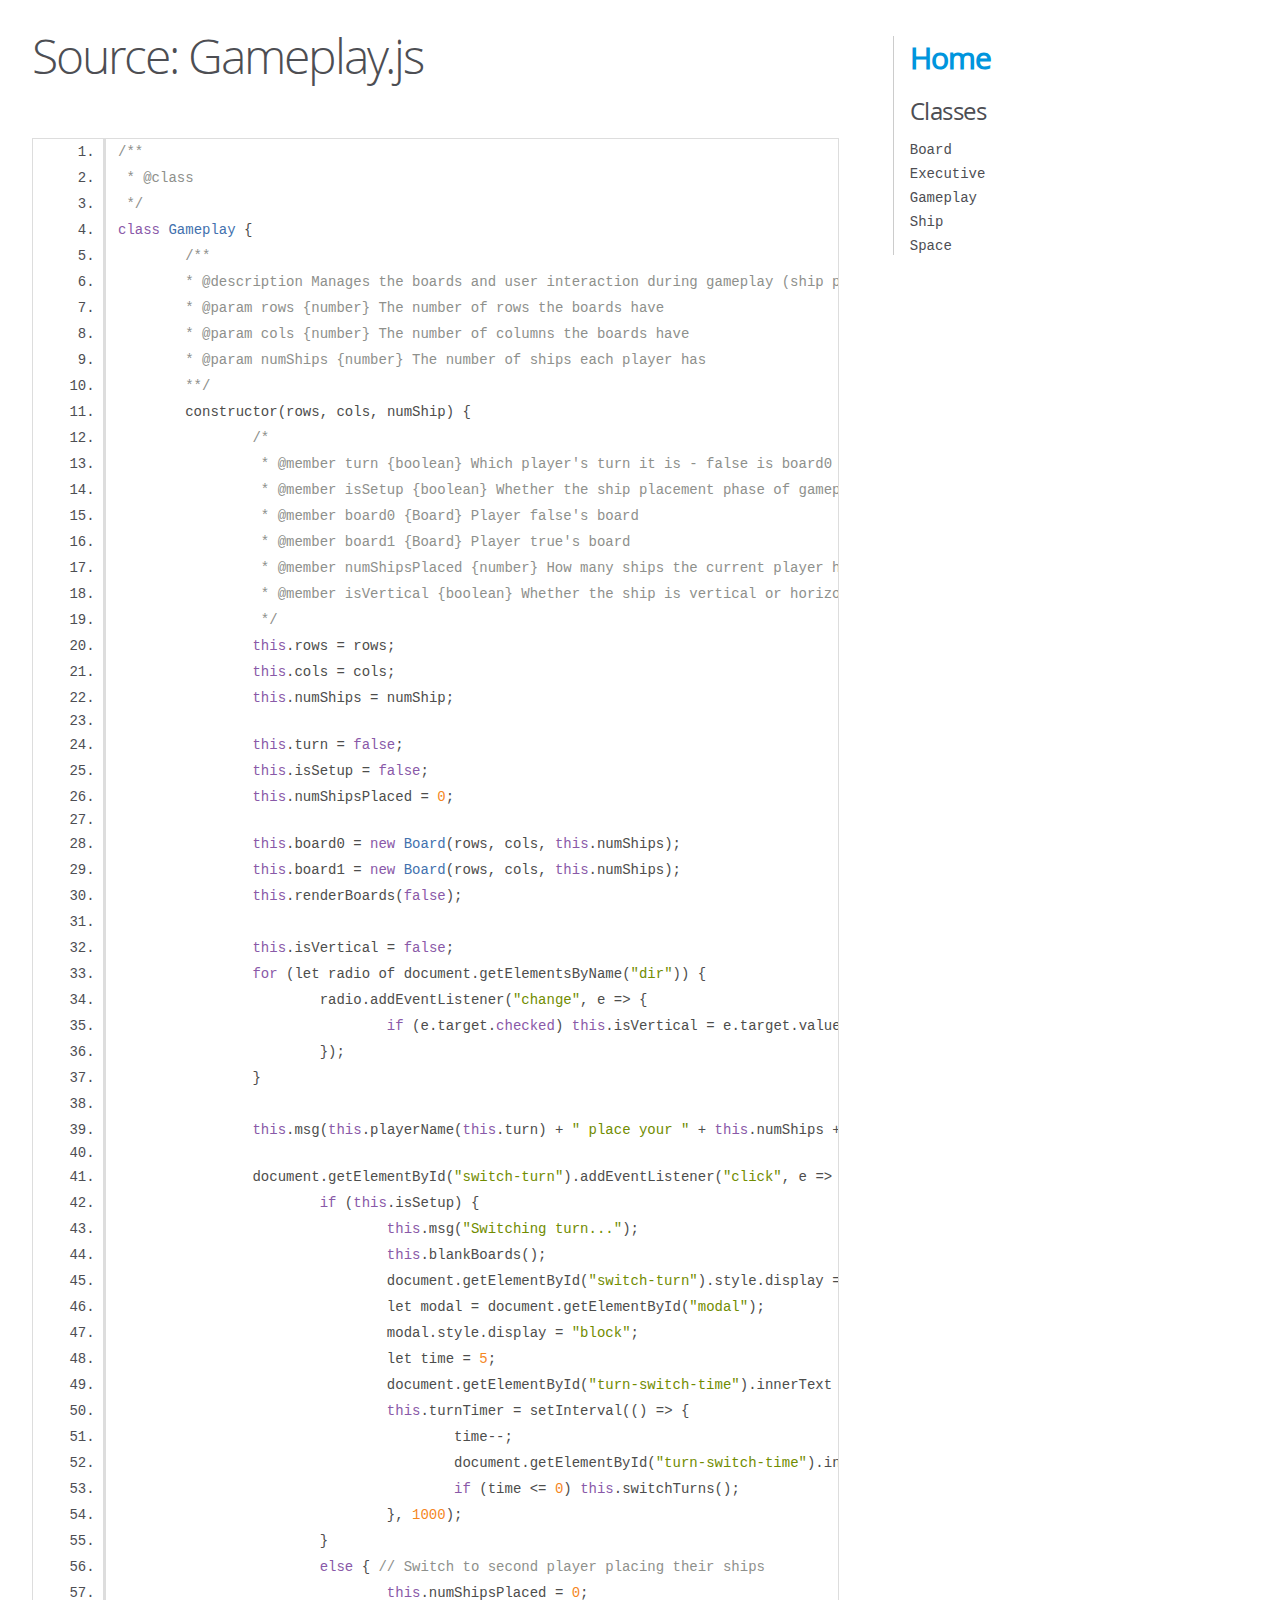
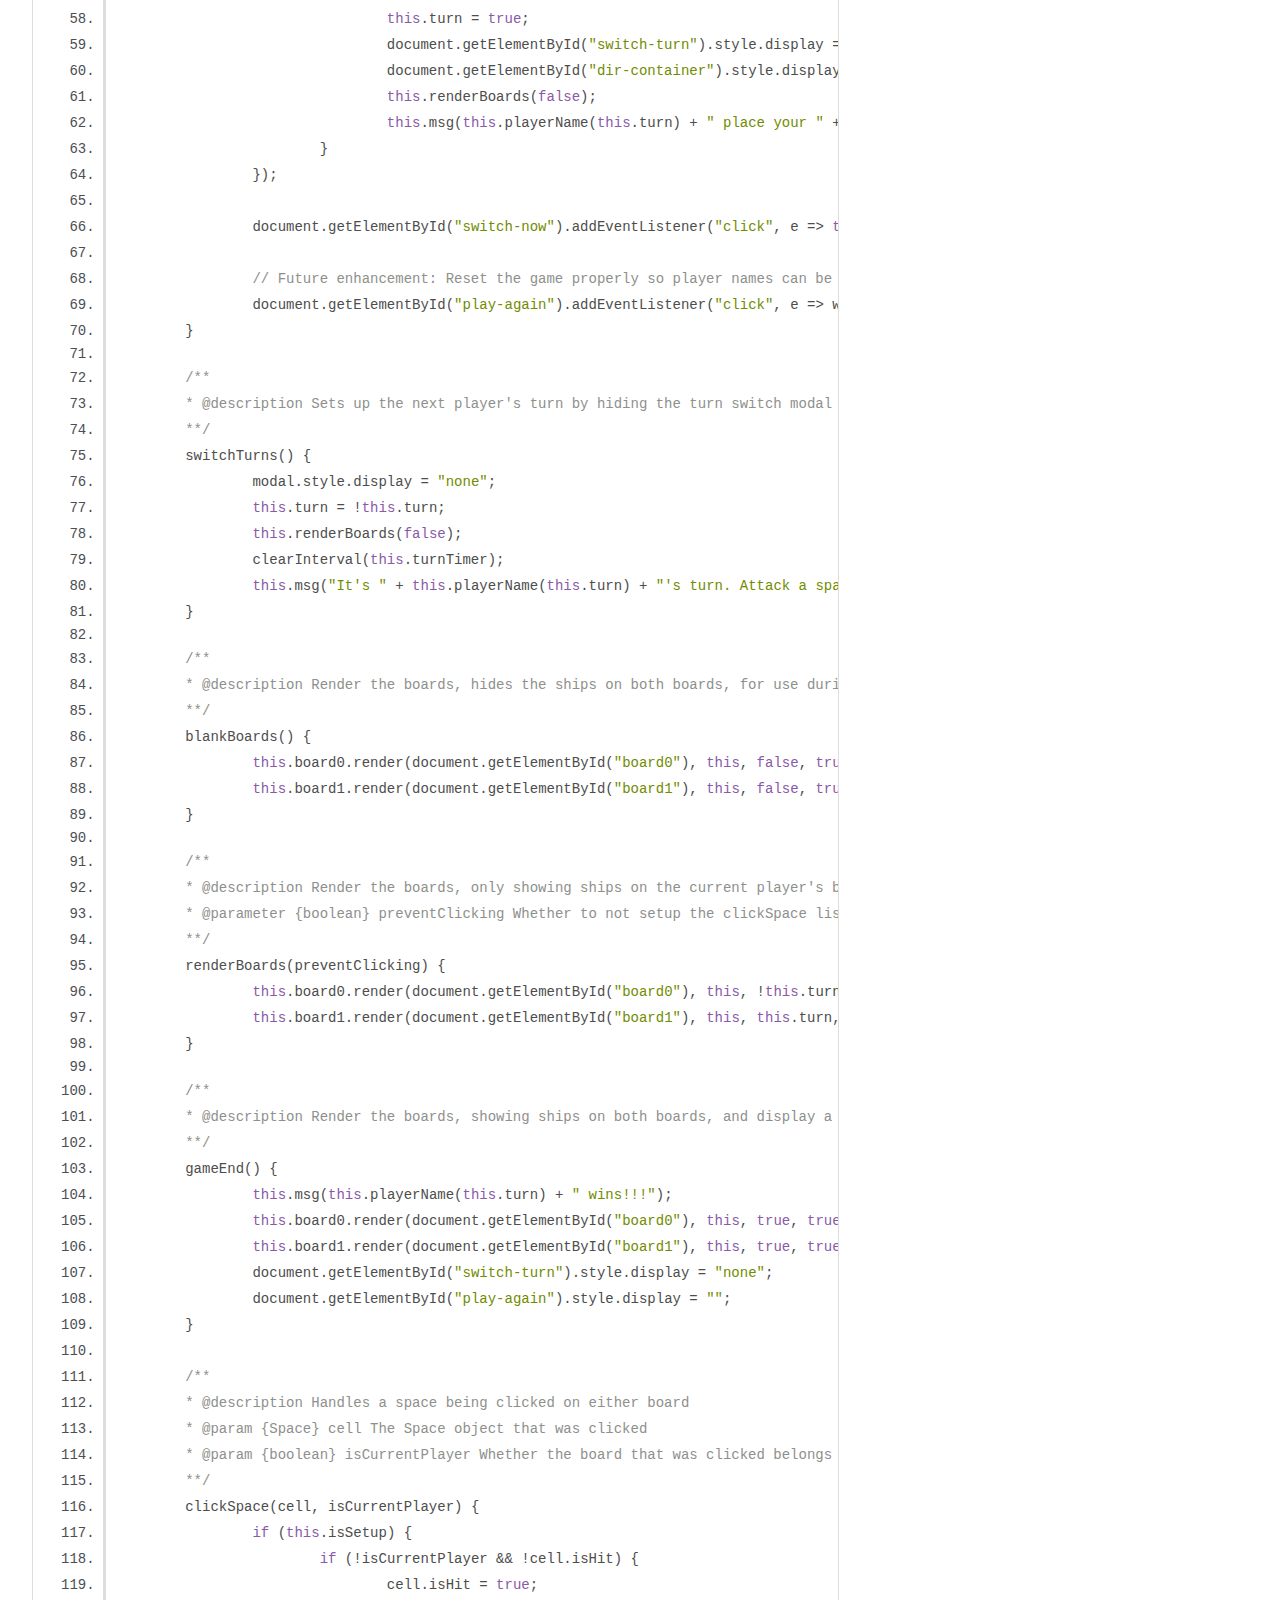
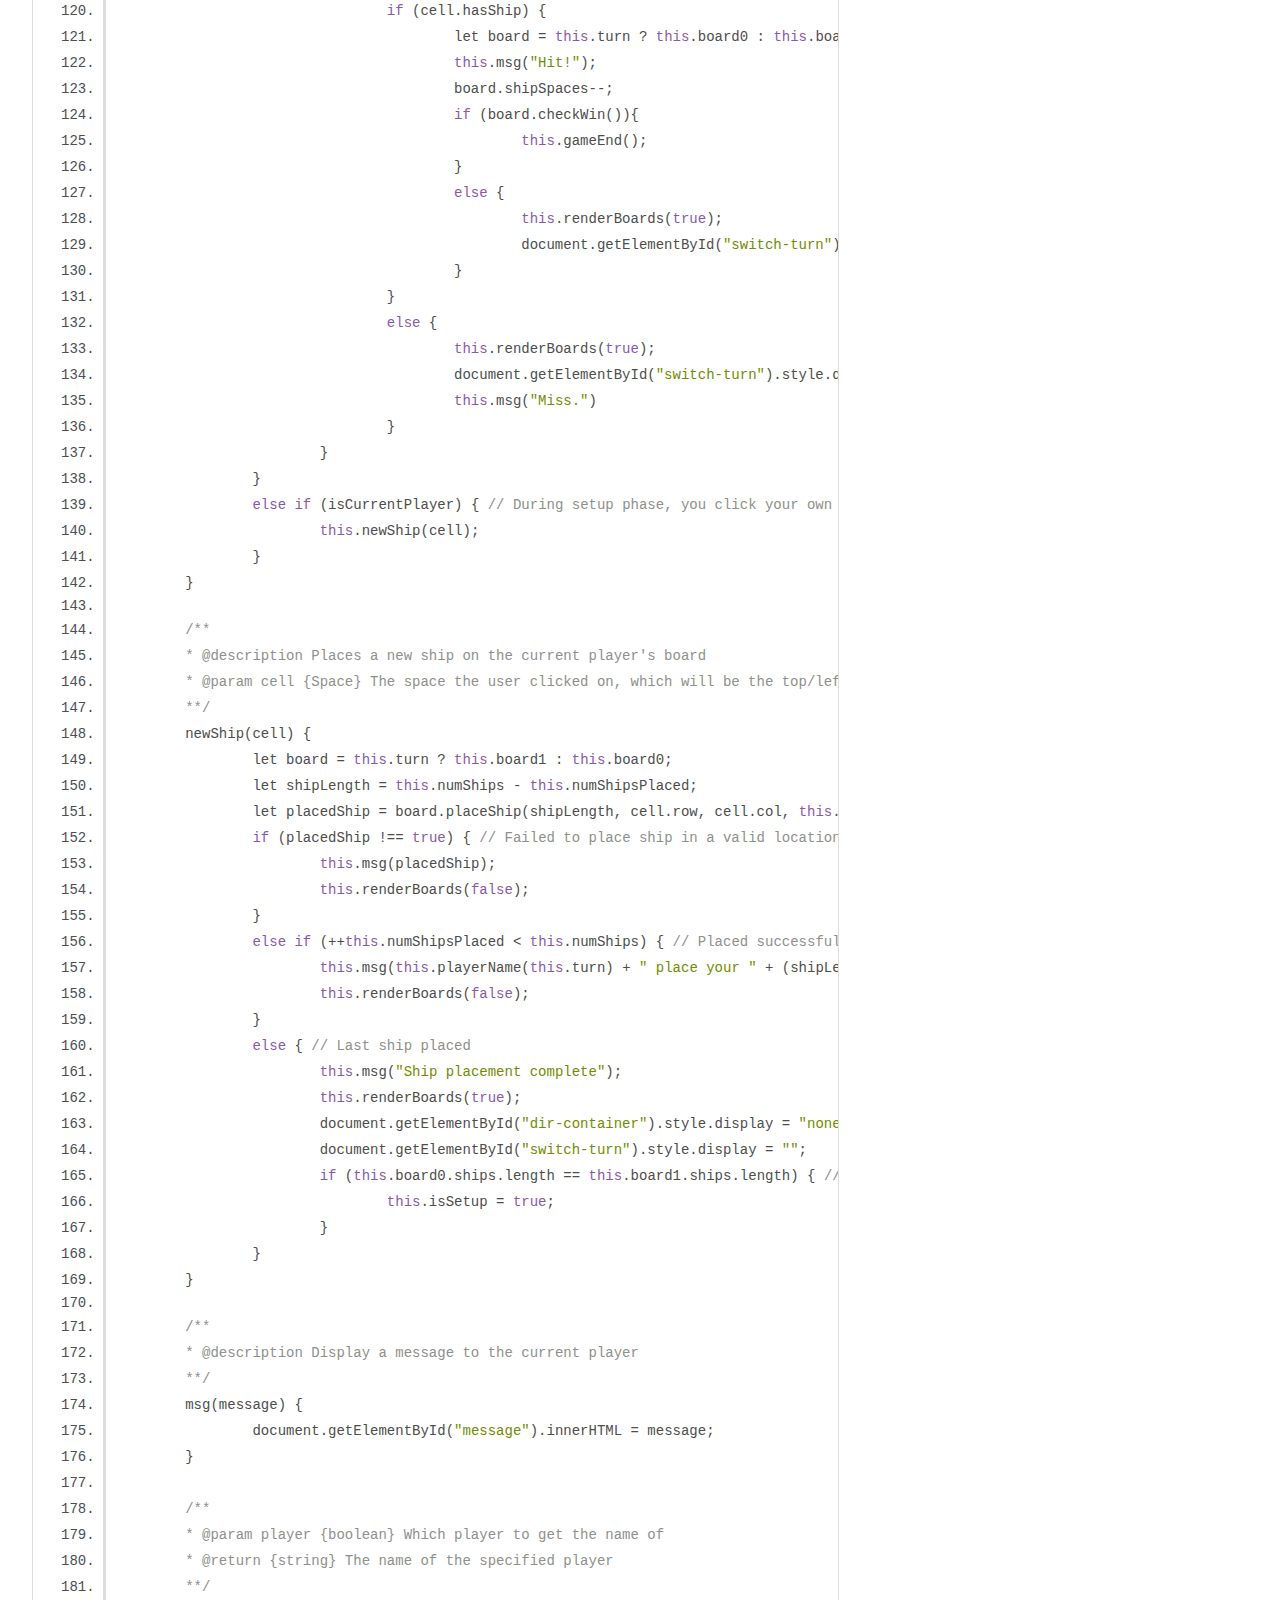
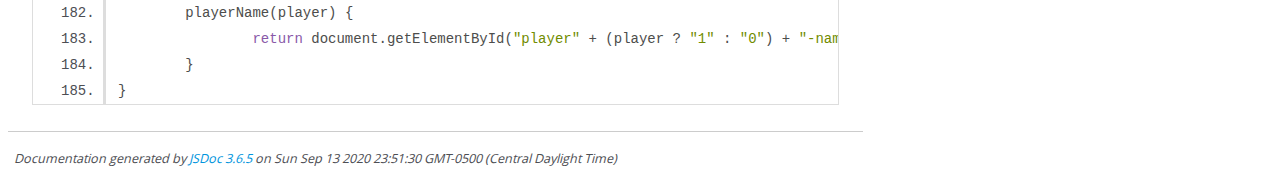
<file: documentation/Gameplay.js.html>
<!DOCTYPE html>
<html lang="en">
<head>
    <meta charset="utf-8">
    <title>JSDoc: Source: Gameplay.js</title>

    <script src="scripts/prettify/prettify.js"> </script>
    <script src="scripts/prettify/lang-css.js"> </script>
    <!--[if lt IE 9]>
      <script src="//html5shiv.googlecode.com/svn/trunk/html5.js"></script>
    <![endif]-->
    <link type="text/css" rel="stylesheet" href="styles/prettify-tomorrow.css">
    <link type="text/css" rel="stylesheet" href="styles/jsdoc-default.css">
</head>

<body>

<div id="main">

    <h1 class="page-title">Source: Gameplay.js</h1>

    



    
    <section>
        <article>
            <pre class="prettyprint source linenums"><code>/**
 * @class
 */
class Gameplay {
	/**
	* @description Manages the boards and user interaction during gameplay (ship placement and attacking)
	* @param rows {number} The number of rows the boards have
	* @param cols {number} The number of columns the boards have
	* @param numShips {number} The number of ships each player has
	**/
	constructor(rows, cols, numShip) {
		/*
		 * @member turn {boolean} Which player's turn it is - false is board0 (left) and true is board1 (right)
		 * @member isSetup {boolean} Whether the ship placement phase of gameplay has been completed
		 * @member board0 {Board} Player false's board
		 * @member board1 {Board} Player true's board
		 * @member numShipsPlaced {number} How many ships the current player has placed so far during setup
		 * @member isVertical {boolean} Whether the ship is vertical or horizontal during ship placement
		 */
		this.rows = rows;
		this.cols = cols;
		this.numShips = numShip;

		this.turn = false;
		this.isSetup = false;
		this.numShipsPlaced = 0;

		this.board0 = new Board(rows, cols, this.numShips);
		this.board1 = new Board(rows, cols, this.numShips);
		this.renderBoards(false);
		
		this.isVertical = false;
		for (let radio of document.getElementsByName("dir")) {
			radio.addEventListener("change", e => {
				if (e.target.checked) this.isVertical = e.target.value == "true";
			});
		}
		
		this.msg(this.playerName(this.turn) + " place your " + this.numShips + " ship");

		document.getElementById("switch-turn").addEventListener("click", e => {
			if (this.isSetup) {
				this.msg("Switching turn...");
				this.blankBoards();
				document.getElementById("switch-turn").style.display = "none";
				let modal = document.getElementById("modal");
				modal.style.display = "block";
				let time = 5;
				document.getElementById("turn-switch-time").innerText = time;
				this.turnTimer = setInterval(() => {
					time--;
					document.getElementById("turn-switch-time").innerText = time;
					if (time &lt;= 0) this.switchTurns();
				}, 1000);
			}
			else { // Switch to second player placing their ships
				this.numShipsPlaced = 0;
				this.turn = true;
				document.getElementById("switch-turn").style.display = "none";
				document.getElementById("dir-container").style.display = "";
				this.renderBoards(false);
				this.msg(this.playerName(this.turn) + " place your " + this.numShips + " ship");
			}
		});
		
		document.getElementById("switch-now").addEventListener("click", e => this.switchTurns());
		
		// Future enhancement: Reset the game properly so player names can be kept
		document.getElementById("play-again").addEventListener("click", e => window.location.reload());
	}

	/**
	* @description Sets up the next player's turn by hiding the turn switch modal and displaying their ships
	**/
	switchTurns() {
		modal.style.display = "none";
		this.turn = !this.turn;
		this.renderBoards(false);
		clearInterval(this.turnTimer);
		this.msg("It's " + this.playerName(this.turn) + "'s turn. Attack a space on " + this.playerName(!this.turn) + "'s board.");
	}

	/**
	* @description Render the boards, hides the ships on both boards, for use during turn switching
	**/
	blankBoards() {
		this.board0.render(document.getElementById("board0"), this, false, true);
		this.board1.render(document.getElementById("board1"), this, false, true);
	}

	/**
	* @description Render the boards, only showing ships on the current player's board
	* @parameter {boolean} preventClicking Whether to not setup the clickSpace listener on each cell
	**/
	renderBoards(preventClicking) {
		this.board0.render(document.getElementById("board0"), this, !this.turn, preventClicking);
		this.board1.render(document.getElementById("board1"), this, this.turn, preventClicking);
	}

	/**
	* @description Render the boards, showing ships on both boards, and display a victory message
	**/
	gameEnd() {
		this.msg(this.playerName(this.turn) + " wins!!!");
		this.board0.render(document.getElementById("board0"), this, true, true);
		this.board1.render(document.getElementById("board1"), this, true, true);
		document.getElementById("switch-turn").style.display = "none";
		document.getElementById("play-again").style.display = "";
	}
	
	/**
	* @description Handles a space being clicked on either board
	* @param {Space} cell The Space object that was clicked
	* @param {boolean} isCurrentPlayer Whether the board that was clicked belongs to the player whose turn it currently is
	**/
	clickSpace(cell, isCurrentPlayer) {
		if (this.isSetup) {
			if (!isCurrentPlayer &amp;&amp; !cell.isHit) {
				cell.isHit = true;
				if (cell.hasShip) {
					let board = this.turn ? this.board0 : this.board1;
					this.msg("Hit!");
					board.shipSpaces--;
					if (board.checkWin()){
						this.gameEnd();
					} 
					else {
						this.renderBoards(true);
						document.getElementById("switch-turn").style.display = "";
					}
				}
				else {
					this.renderBoards(true);
					document.getElementById("switch-turn").style.display = "";
					this.msg("Miss.")
				}
			}
		}
		else if (isCurrentPlayer) { // During setup phase, you click your own board
			this.newShip(cell);
		}
	}

	/**
	* @description Places a new ship on the current player's board
	* @param cell {Space} The space the user clicked on, which will be the top/left end of the new ship
	**/
	newShip(cell) {
		let board = this.turn ? this.board1 : this.board0;
		let shipLength = this.numShips - this.numShipsPlaced;
		let placedShip = board.placeShip(shipLength, cell.row, cell.col, this.isVertical);
		if (placedShip !== true) { // Failed to place ship in a valid location
			this.msg(placedShip);
			this.renderBoards(false);
		}
		else if (++this.numShipsPlaced &lt; this.numShips) { // Placed successfully and still more ships to place
			this.msg(this.playerName(this.turn) + " place your " + (shipLength-1) + " ship");
			this.renderBoards(false);
		}
		else { // Last ship placed
			this.msg("Ship placement complete");
			this.renderBoards(true);
			document.getElementById("dir-container").style.display = "none";
			document.getElementById("switch-turn").style.display = "";
			if (this.board0.ships.length == this.board1.ships.length) { // Both players have placed their ships
				this.isSetup = true;
			}
		}
	}

	/**
	* @description Display a message to the current player
	**/
	msg(message) {
		document.getElementById("message").innerHTML = message;
	}
	
	/**
	* @param player {boolean} Which player to get the name of
	* @return {string} The name of the specified player
	**/
	playerName(player) {
		return document.getElementById("player" + (player ? "1" : "0") + "-name").value;
	}
}
</code></pre>
        </article>
    </section>




</div>

<nav>
    <h2><a href="index.html">Home</a></h2><h3>Classes</h3><ul><li><a href="Board.html">Board</a></li><li><a href="Executive.html">Executive</a></li><li><a href="Gameplay.html">Gameplay</a></li><li><a href="Ship.html">Ship</a></li><li><a href="Space.html">Space</a></li></ul>
</nav>

<br class="clear">

<footer>
    Documentation generated by <a href="https://github.com/jsdoc/jsdoc">JSDoc 3.6.5</a> on Sun Sep 13 2020 23:51:30 GMT-0500 (Central Daylight Time)
</footer>

<script> prettyPrint(); </script>
<script src="scripts/linenumber.js"> </script>
</body>
</html>
</file>
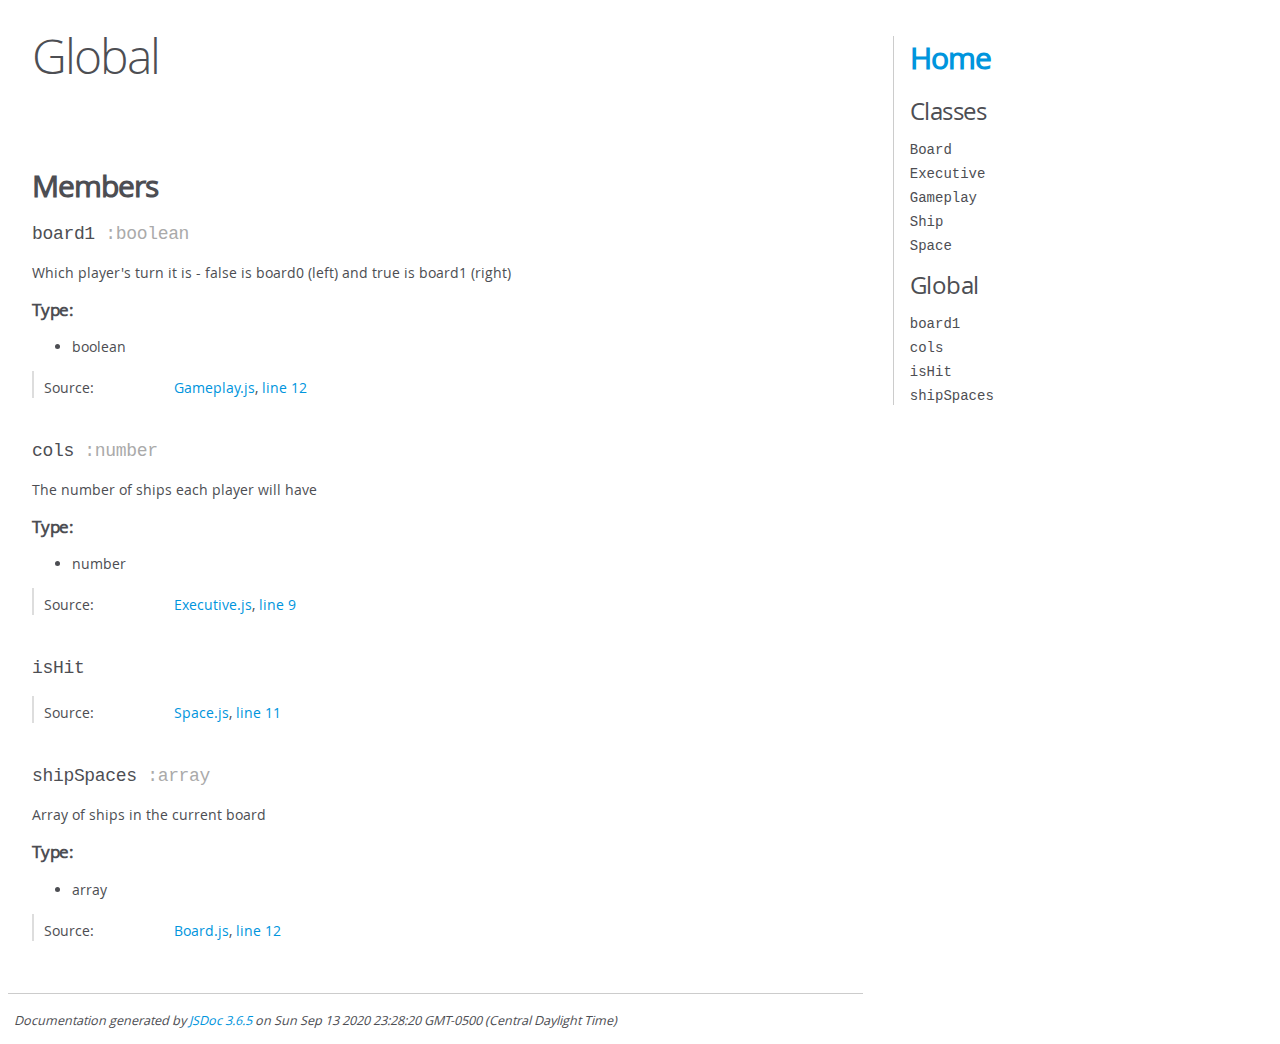
<file: documentation/global.html>
<!DOCTYPE html>
<html lang="en">
<head>
    <meta charset="utf-8">
    <title>JSDoc: Global</title>

    <script src="scripts/prettify/prettify.js"> </script>
    <script src="scripts/prettify/lang-css.js"> </script>
    <!--[if lt IE 9]>
      <script src="//html5shiv.googlecode.com/svn/trunk/html5.js"></script>
    <![endif]-->
    <link type="text/css" rel="stylesheet" href="styles/prettify-tomorrow.css">
    <link type="text/css" rel="stylesheet" href="styles/jsdoc-default.css">
</head>

<body>

<div id="main">

    <h1 class="page-title">Global</h1>

    




<section>

<header>
    
        <h2></h2>
        
    
</header>

<article>
    <div class="container-overview">
    
        

        


<dl class="details">

    

    

    

    

    

    

    

    

    

    

    

    

    

    

    

    
</dl>


        
    
    </div>

    

    

    

    

    

    

    
        <h3 class="subsection-title">Members</h3>

        
            
<h4 class="name" id="board1"><span class="type-signature"></span>board1<span class="type-signature"> :boolean</span></h4>




<div class="description">
    Which player's turn it is - false is board0 (left) and true is board1 (right)
</div>



    <h5>Type:</h5>
    <ul>
        <li>
            
<span class="param-type">boolean</span>


        </li>
    </ul>





<dl class="details">

    

    

    

    

    

    

    

    

    

    

    

    

    
    <dt class="tag-source">Source:</dt>
    <dd class="tag-source"><ul class="dummy"><li>
        <a href="Gameplay.js.html">Gameplay.js</a>, <a href="Gameplay.js.html#line12">line 12</a>
    </li></ul></dd>
    

    

    

    
</dl>






        
            
<h4 class="name" id="cols"><span class="type-signature"></span>cols<span class="type-signature"> :number</span></h4>




<div class="description">
    The number of ships each player will have
</div>



    <h5>Type:</h5>
    <ul>
        <li>
            
<span class="param-type">number</span>


        </li>
    </ul>





<dl class="details">

    

    

    

    

    

    

    

    

    

    

    

    

    
    <dt class="tag-source">Source:</dt>
    <dd class="tag-source"><ul class="dummy"><li>
        <a href="Executive.js.html">Executive.js</a>, <a href="Executive.js.html#line9">line 9</a>
    </li></ul></dd>
    

    

    

    
</dl>






        
            
<h4 class="name" id="isHit"><span class="type-signature"></span>isHit<span class="type-signature"></span></h4>










<dl class="details">

    

    

    

    

    

    

    

    

    

    

    

    

    
    <dt class="tag-source">Source:</dt>
    <dd class="tag-source"><ul class="dummy"><li>
        <a href="Space.js.html">Space.js</a>, <a href="Space.js.html#line11">line 11</a>
    </li></ul></dd>
    

    

    

    
</dl>






        
            
<h4 class="name" id="shipSpaces"><span class="type-signature"></span>shipSpaces<span class="type-signature"> :array</span></h4>




<div class="description">
    Array of ships in the current board
</div>



    <h5>Type:</h5>
    <ul>
        <li>
            
<span class="param-type">array</span>


        </li>
    </ul>





<dl class="details">

    

    

    

    

    

    

    

    

    

    

    

    

    
    <dt class="tag-source">Source:</dt>
    <dd class="tag-source"><ul class="dummy"><li>
        <a href="Board.js.html">Board.js</a>, <a href="Board.js.html#line12">line 12</a>
    </li></ul></dd>
    

    

    

    
</dl>






        
    

    

    

    
</article>

</section>




</div>

<nav>
    <h2><a href="index.html">Home</a></h2><h3>Classes</h3><ul><li><a href="Board.html">Board</a></li><li><a href="Executive.html">Executive</a></li><li><a href="Gameplay.html">Gameplay</a></li><li><a href="Ship.html">Ship</a></li><li><a href="Space.html">Space</a></li></ul><h3>Global</h3><ul><li><a href="global.html#board1">board1</a></li><li><a href="global.html#cols">cols</a></li><li><a href="global.html#isHit">isHit</a></li><li><a href="global.html#shipSpaces">shipSpaces</a></li></ul>
</nav>

<br class="clear">

<footer>
    Documentation generated by <a href="https://github.com/jsdoc/jsdoc">JSDoc 3.6.5</a> on Sun Sep 13 2020 23:28:20 GMT-0500 (Central Daylight Time)
</footer>

<script> prettyPrint(); </script>
<script src="scripts/linenumber.js"> </script>
</body>
</html>
</file>
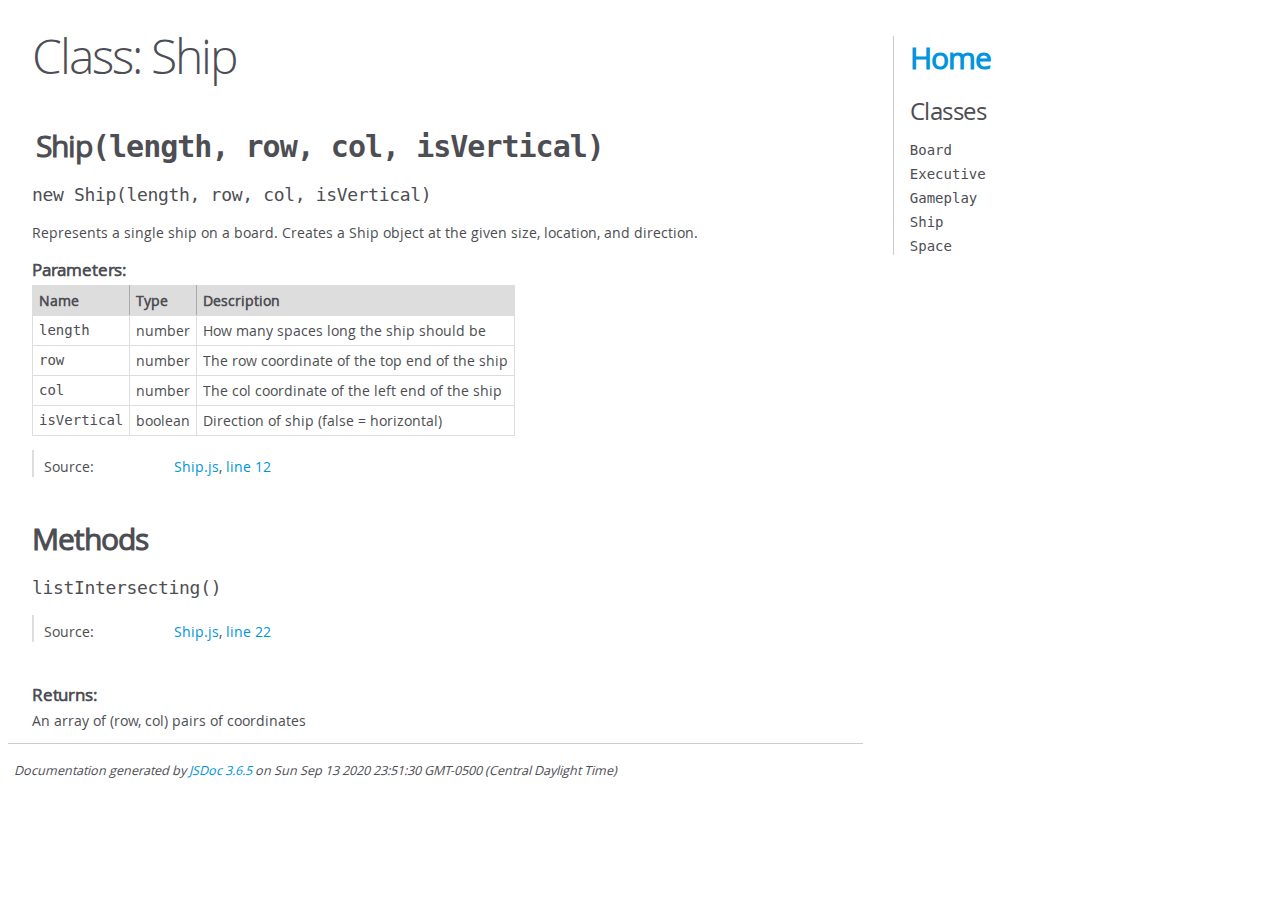
<file: documentation/Ship.html>
<!DOCTYPE html>
<html lang="en">
<head>
    <meta charset="utf-8">
    <title>JSDoc: Class: Ship</title>

    <script src="scripts/prettify/prettify.js"> </script>
    <script src="scripts/prettify/lang-css.js"> </script>
    <!--[if lt IE 9]>
      <script src="//html5shiv.googlecode.com/svn/trunk/html5.js"></script>
    <![endif]-->
    <link type="text/css" rel="stylesheet" href="styles/prettify-tomorrow.css">
    <link type="text/css" rel="stylesheet" href="styles/jsdoc-default.css">
</head>

<body>

<div id="main">

    <h1 class="page-title">Class: Ship</h1>

    




<section>

<header>
    
        <h2><span class="attribs"><span class="type-signature"></span></span>Ship<span class="signature">(length, row, col, isVertical)</span><span class="type-signature"></span></h2>
        
    
</header>

<article>
    <div class="container-overview">
    
        

    

    
    <h4 class="name" id="Ship"><span class="type-signature"></span>new Ship<span class="signature">(length, row, col, isVertical)</span><span class="type-signature"></span></h4>
    

    



<div class="description">
    Represents a single ship on a board. Creates a Ship object at the given size, location, and direction.
</div>









    <h5>Parameters:</h5>
    

<table class="params">
    <thead>
    <tr>
        
        <th>Name</th>
        

        <th>Type</th>

        

        

        <th class="last">Description</th>
    </tr>
    </thead>

    <tbody>
    

        <tr>
            
                <td class="name"><code>length</code></td>
            

            <td class="type">
            
                
<span class="param-type">number</span>


            
            </td>

            

            

            <td class="description last">How many spaces long the ship should be</td>
        </tr>

    

        <tr>
            
                <td class="name"><code>row</code></td>
            

            <td class="type">
            
                
<span class="param-type">number</span>


            
            </td>

            

            

            <td class="description last">The row coordinate of the top end of the ship</td>
        </tr>

    

        <tr>
            
                <td class="name"><code>col</code></td>
            

            <td class="type">
            
                
<span class="param-type">number</span>


            
            </td>

            

            

            <td class="description last">The col coordinate of the left end of the ship</td>
        </tr>

    

        <tr>
            
                <td class="name"><code>isVertical</code></td>
            

            <td class="type">
            
                
<span class="param-type">boolean</span>


            
            </td>

            

            

            <td class="description last">Direction of ship (false = horizontal)</td>
        </tr>

    
    </tbody>
</table>






<dl class="details">

    

    

    

    

    

    

    

    

    

    

    

    

    
    <dt class="tag-source">Source:</dt>
    <dd class="tag-source"><ul class="dummy"><li>
        <a href="Ship.js.html">Ship.js</a>, <a href="Ship.js.html#line12">line 12</a>
    </li></ul></dd>
    

    

    

    
</dl>




















    
    </div>

    

    

    

    

    

    

    

    
        <h3 class="subsection-title">Methods</h3>

        
            

    

    
    <h4 class="name" id="listIntersecting"><span class="type-signature"></span>listIntersecting<span class="signature">()</span><span class="type-signature"></span></h4>
    

    















<dl class="details">

    

    

    

    

    

    

    

    

    

    

    

    

    
    <dt class="tag-source">Source:</dt>
    <dd class="tag-source"><ul class="dummy"><li>
        <a href="Ship.js.html">Ship.js</a>, <a href="Ship.js.html#line22">line 22</a>
    </li></ul></dd>
    

    

    

    
</dl>















<h5>Returns:</h5>

        
<div class="param-desc">
    An array of (row, col) pairs of coordinates
</div>



    





        
    

    

    
</article>

</section>




</div>

<nav>
    <h2><a href="index.html">Home</a></h2><h3>Classes</h3><ul><li><a href="Board.html">Board</a></li><li><a href="Executive.html">Executive</a></li><li><a href="Gameplay.html">Gameplay</a></li><li><a href="Ship.html">Ship</a></li><li><a href="Space.html">Space</a></li></ul>
</nav>

<br class="clear">

<footer>
    Documentation generated by <a href="https://github.com/jsdoc/jsdoc">JSDoc 3.6.5</a> on Sun Sep 13 2020 23:51:30 GMT-0500 (Central Daylight Time)
</footer>

<script> prettyPrint(); </script>
<script src="scripts/linenumber.js"> </script>
</body>
</html>
</file>
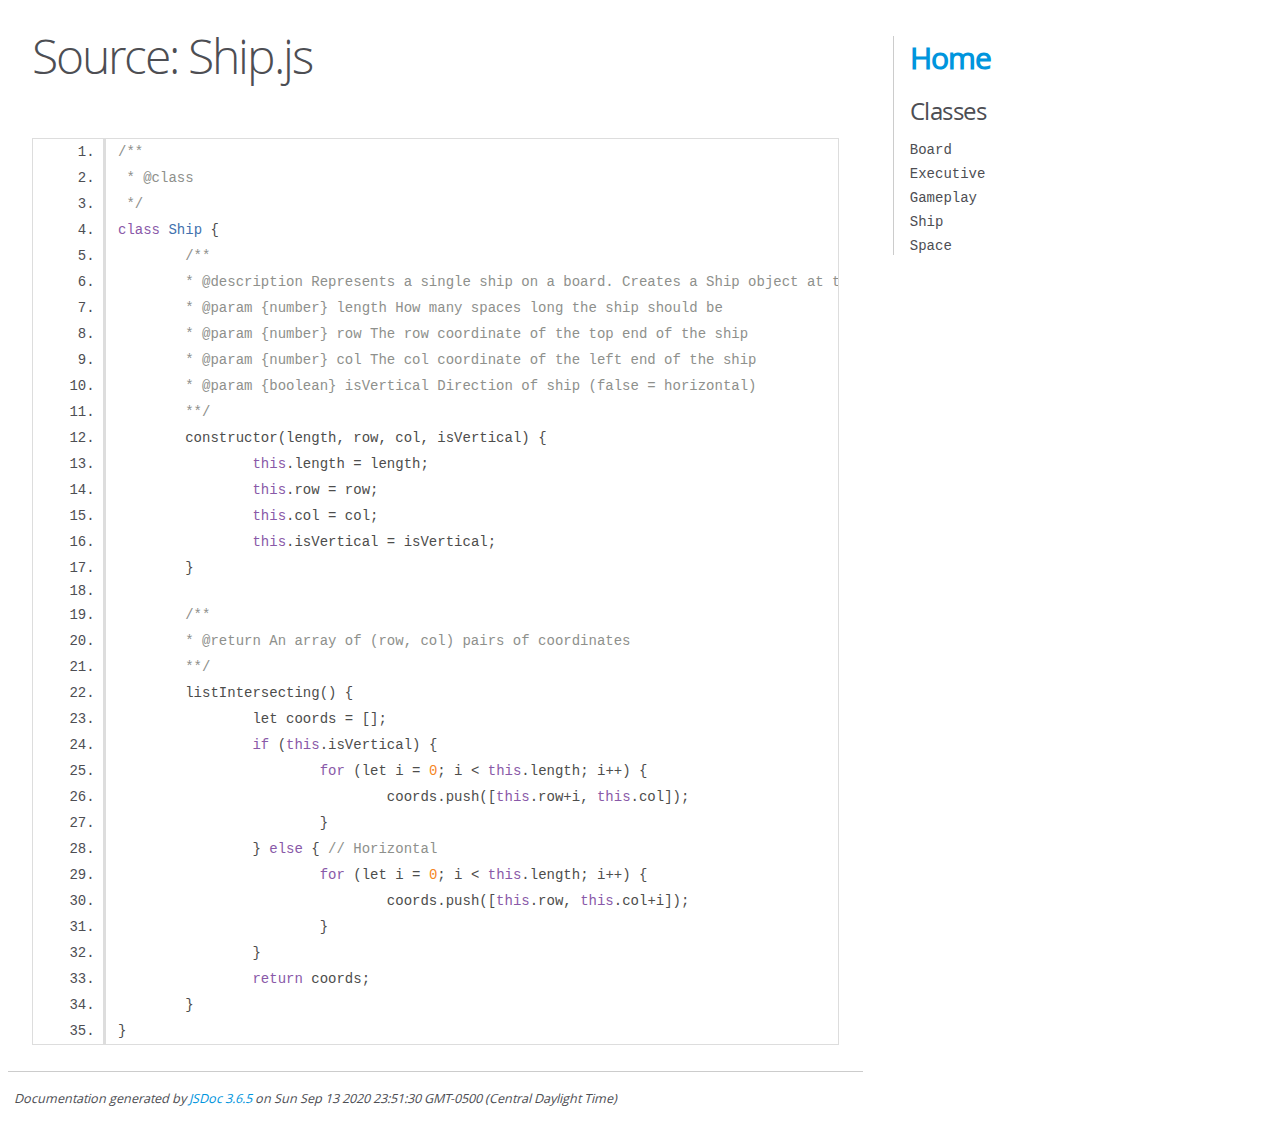
<file: documentation/Ship.js.html>
<!DOCTYPE html>
<html lang="en">
<head>
    <meta charset="utf-8">
    <title>JSDoc: Source: Ship.js</title>

    <script src="scripts/prettify/prettify.js"> </script>
    <script src="scripts/prettify/lang-css.js"> </script>
    <!--[if lt IE 9]>
      <script src="//html5shiv.googlecode.com/svn/trunk/html5.js"></script>
    <![endif]-->
    <link type="text/css" rel="stylesheet" href="styles/prettify-tomorrow.css">
    <link type="text/css" rel="stylesheet" href="styles/jsdoc-default.css">
</head>

<body>

<div id="main">

    <h1 class="page-title">Source: Ship.js</h1>

    



    
    <section>
        <article>
            <pre class="prettyprint source linenums"><code>/**
 * @class
 */
class Ship {
	/**
	* @description Represents a single ship on a board. Creates a Ship object at the given size, location, and direction.
	* @param {number} length How many spaces long the ship should be
	* @param {number} row The row coordinate of the top end of the ship
	* @param {number} col The col coordinate of the left end of the ship
	* @param {boolean} isVertical Direction of ship (false = horizontal)
	**/
	constructor(length, row, col, isVertical) {
		this.length = length;
		this.row = row;
		this.col = col;
		this.isVertical = isVertical;
	}

	/**
	* @return An array of (row, col) pairs of coordinates
	**/
	listIntersecting() {
		let coords = [];
		if (this.isVertical) {
			for (let i = 0; i &lt; this.length; i++) {
				coords.push([this.row+i, this.col]);
			}
		} else { // Horizontal
			for (let i = 0; i &lt; this.length; i++) {
				coords.push([this.row, this.col+i]);
			}
		}
		return coords;
	}
}
</code></pre>
        </article>
    </section>




</div>

<nav>
    <h2><a href="index.html">Home</a></h2><h3>Classes</h3><ul><li><a href="Board.html">Board</a></li><li><a href="Executive.html">Executive</a></li><li><a href="Gameplay.html">Gameplay</a></li><li><a href="Ship.html">Ship</a></li><li><a href="Space.html">Space</a></li></ul>
</nav>

<br class="clear">

<footer>
    Documentation generated by <a href="https://github.com/jsdoc/jsdoc">JSDoc 3.6.5</a> on Sun Sep 13 2020 23:51:30 GMT-0500 (Central Daylight Time)
</footer>

<script> prettyPrint(); </script>
<script src="scripts/linenumber.js"> </script>
</body>
</html>
</file>
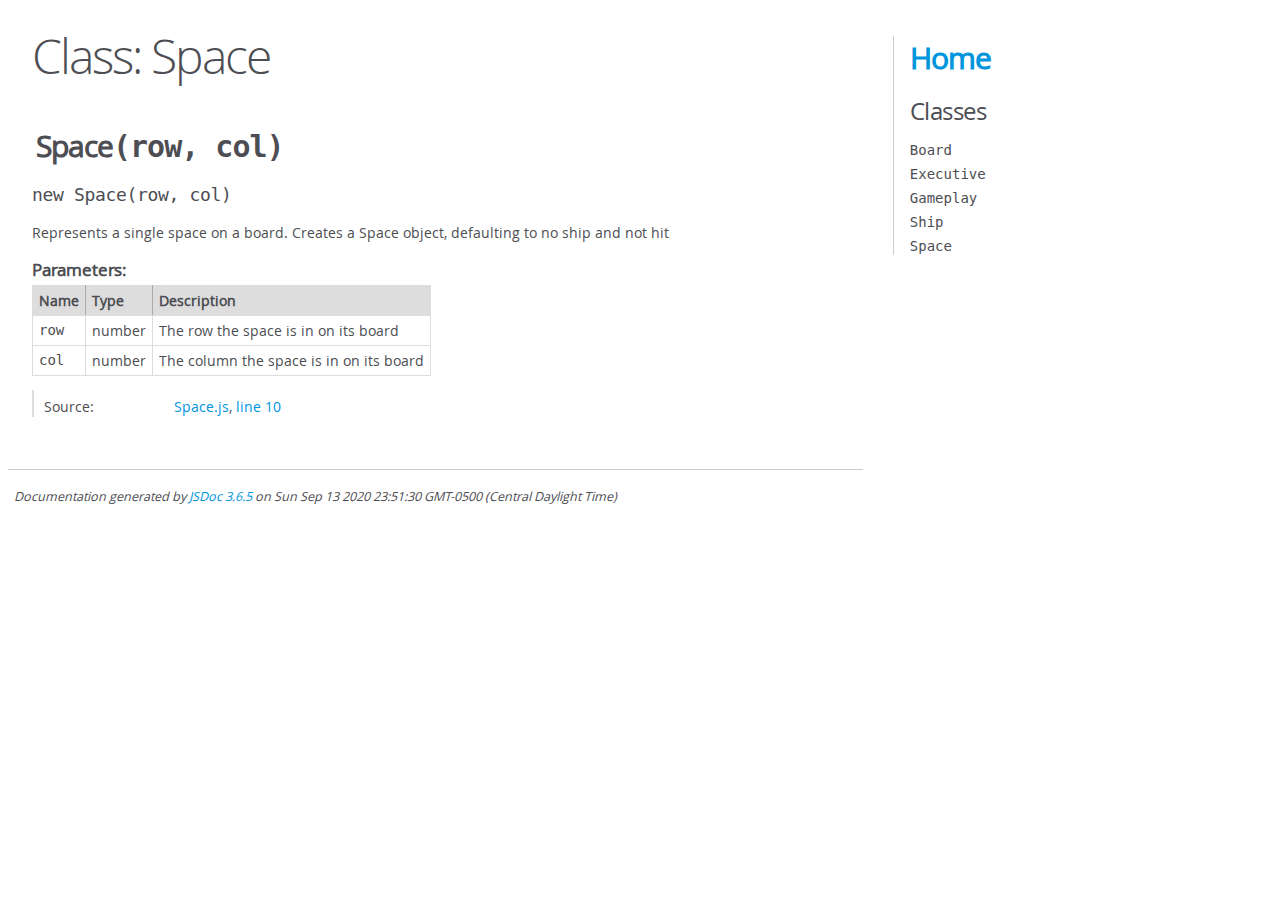
<file: documentation/Space.html>
<!DOCTYPE html>
<html lang="en">
<head>
    <meta charset="utf-8">
    <title>JSDoc: Class: Space</title>

    <script src="scripts/prettify/prettify.js"> </script>
    <script src="scripts/prettify/lang-css.js"> </script>
    <!--[if lt IE 9]>
      <script src="//html5shiv.googlecode.com/svn/trunk/html5.js"></script>
    <![endif]-->
    <link type="text/css" rel="stylesheet" href="styles/prettify-tomorrow.css">
    <link type="text/css" rel="stylesheet" href="styles/jsdoc-default.css">
</head>

<body>

<div id="main">

    <h1 class="page-title">Class: Space</h1>

    




<section>

<header>
    
        <h2><span class="attribs"><span class="type-signature"></span></span>Space<span class="signature">(row, col)</span><span class="type-signature"></span></h2>
        
    
</header>

<article>
    <div class="container-overview">
    
        

    

    
    <h4 class="name" id="Space"><span class="type-signature"></span>new Space<span class="signature">(row, col)</span><span class="type-signature"></span></h4>
    

    



<div class="description">
    Represents a single space on a board. Creates a Space object, defaulting to no ship and not hit
</div>









    <h5>Parameters:</h5>
    

<table class="params">
    <thead>
    <tr>
        
        <th>Name</th>
        

        <th>Type</th>

        

        

        <th class="last">Description</th>
    </tr>
    </thead>

    <tbody>
    

        <tr>
            
                <td class="name"><code>row</code></td>
            

            <td class="type">
            
                
<span class="param-type">number</span>


            
            </td>

            

            

            <td class="description last">The row the space is in on its board</td>
        </tr>

    

        <tr>
            
                <td class="name"><code>col</code></td>
            

            <td class="type">
            
                
<span class="param-type">number</span>


            
            </td>

            

            

            <td class="description last">The column the space is in on its board</td>
        </tr>

    
    </tbody>
</table>






<dl class="details">

    

    

    

    

    

    

    

    

    

    

    

    

    
    <dt class="tag-source">Source:</dt>
    <dd class="tag-source"><ul class="dummy"><li>
        <a href="Space.js.html">Space.js</a>, <a href="Space.js.html#line10">line 10</a>
    </li></ul></dd>
    

    

    

    
</dl>




















    
    </div>

    

    

    

    

    

    

    

    

    

    
</article>

</section>




</div>

<nav>
    <h2><a href="index.html">Home</a></h2><h3>Classes</h3><ul><li><a href="Board.html">Board</a></li><li><a href="Executive.html">Executive</a></li><li><a href="Gameplay.html">Gameplay</a></li><li><a href="Ship.html">Ship</a></li><li><a href="Space.html">Space</a></li></ul>
</nav>

<br class="clear">

<footer>
    Documentation generated by <a href="https://github.com/jsdoc/jsdoc">JSDoc 3.6.5</a> on Sun Sep 13 2020 23:51:30 GMT-0500 (Central Daylight Time)
</footer>

<script> prettyPrint(); </script>
<script src="scripts/linenumber.js"> </script>
</body>
</html>
</file>
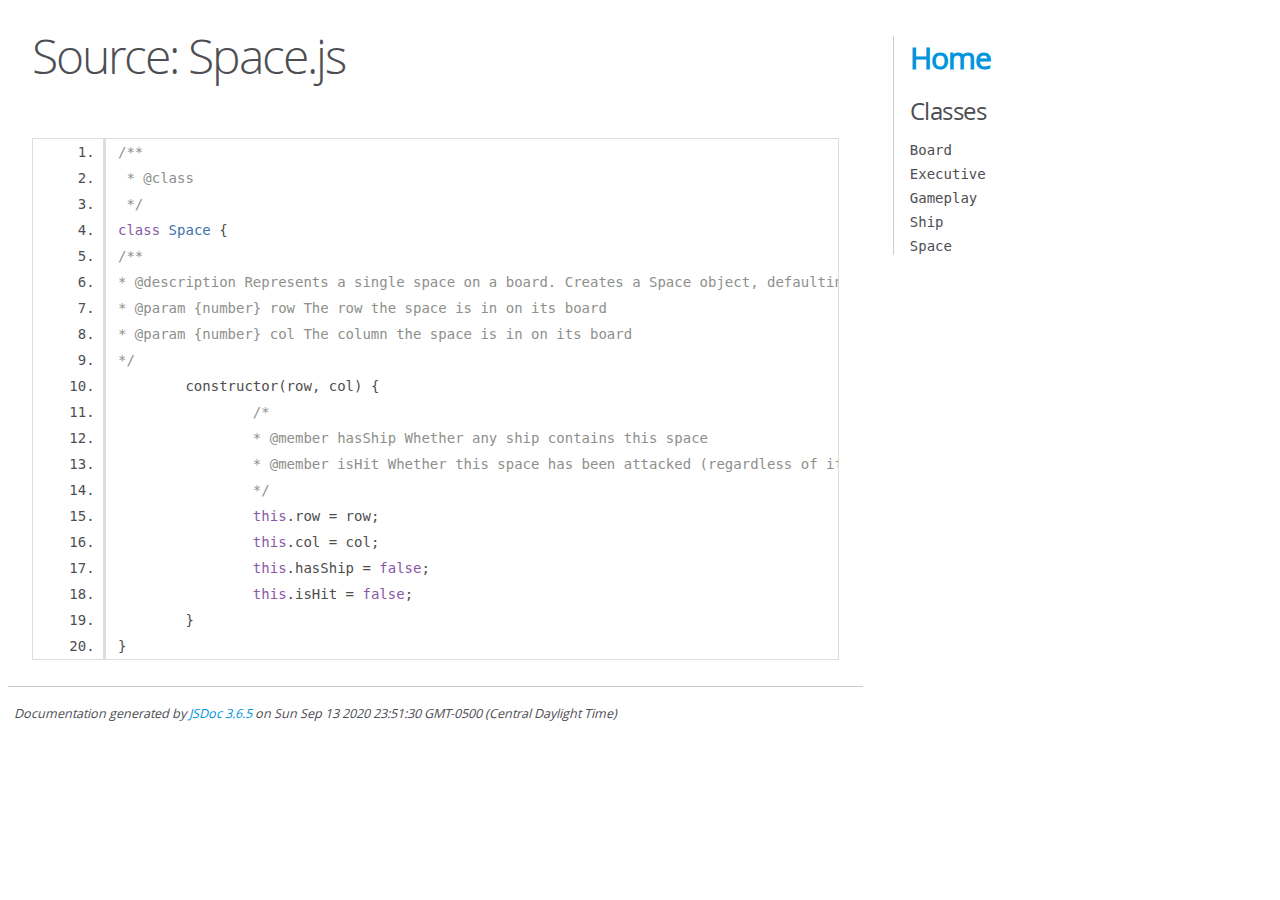
<file: documentation/Space.js.html>
<!DOCTYPE html>
<html lang="en">
<head>
    <meta charset="utf-8">
    <title>JSDoc: Source: Space.js</title>

    <script src="scripts/prettify/prettify.js"> </script>
    <script src="scripts/prettify/lang-css.js"> </script>
    <!--[if lt IE 9]>
      <script src="//html5shiv.googlecode.com/svn/trunk/html5.js"></script>
    <![endif]-->
    <link type="text/css" rel="stylesheet" href="styles/prettify-tomorrow.css">
    <link type="text/css" rel="stylesheet" href="styles/jsdoc-default.css">
</head>

<body>

<div id="main">

    <h1 class="page-title">Source: Space.js</h1>

    



    
    <section>
        <article>
            <pre class="prettyprint source linenums"><code>/**
 * @class
 */
class Space {
/**
* @description Represents a single space on a board. Creates a Space object, defaulting to no ship and not hit
* @param {number} row The row the space is in on its board
* @param {number} col The column the space is in on its board
*/
	constructor(row, col) {
		/*
		* @member hasShip Whether any ship contains this space
		* @member isHit Whether this space has been attacked (regardless of if it has a ship)
		*/
		this.row = row;
		this.col = col;
		this.hasShip = false;
		this.isHit = false;
	}
}
</code></pre>
        </article>
    </section>




</div>

<nav>
    <h2><a href="index.html">Home</a></h2><h3>Classes</h3><ul><li><a href="Board.html">Board</a></li><li><a href="Executive.html">Executive</a></li><li><a href="Gameplay.html">Gameplay</a></li><li><a href="Ship.html">Ship</a></li><li><a href="Space.html">Space</a></li></ul>
</nav>

<br class="clear">

<footer>
    Documentation generated by <a href="https://github.com/jsdoc/jsdoc">JSDoc 3.6.5</a> on Sun Sep 13 2020 23:51:30 GMT-0500 (Central Daylight Time)
</footer>

<script> prettyPrint(); </script>
<script src="scripts/linenumber.js"> </script>
</body>
</html>
</file>
<file: style.css>
body {
	text-align: center;
	background-image: url("background.jpg");
	background-repeat: no-repeat;
	background-attachment: fixed;
	background-position: center;
	background-size: cover;
	background-color: #4577ac; /* fallback before image loads */
}

h1 {
	text-align: left;
	color: silver;

	font-size: 30pt;
	font-family: "Copperplate Gothic";
	font-style: italic;
	font-weight: bold;

	border: 2px groove darkgrey;
	width: 290px;
	margin: auto;
}

#menu, #controls {
	background: rgba(255, 255, 255, 0.9);
	margin-top: 1em;
	padding: 1em;
	display: inline-block;
	border: 2px groove darkgrey;
}

#menu h2 {
	margin-top: 0;
}

.board-container {
	display: inline-block;
	margin: 1em;
}

.player-name {
	text-align: center;
	font-size: 16pt;
	width: 98%;
}

.board {
	/*
		Water background, waves
	*/
	border-collapse: collapse;
	background-image: linear-gradient(22deg, #1aa3ff 1%, #006bb3 20%, #1aa3ff 50%, #006bb3 70%, #1aa3ff 100%);
}

.board th, .board td {
	width: 32px;
	height: 32px;
	border: 1px solid white;
}

.board th {
	background: black;
	color: white;
}

.board td {
	background-image: radial-gradient(rgba(128,128,128,0.7) 30%, transparent 30%, transparent 100%);
	position: relative;
}


.board td.miss {
	/*
		Miss shot, yellow
	*/
	background-image: radial-gradient(#a5a50d 30%, #f0f042 30%, #f0f042 60%, transparent 40%);
}

.board td.ship {
	/*
		Ship cell, grey
	*/
	background: radial-gradient(rgba(128,128,128,0.7) 30%, #7b9095 30%, #7b9095 100%);
}
.board td.hit{
	/*
		Shell hit ship, ship is hidden, red
	*/
	background-image: radial-gradient(#951d1d 30%, #c02626 30%, #c02626 60%, transparent 40%);
}
.board td.ship.hit {
	/*
		Shell hit ship cell, red & grey
	*/
	background-image: radial-gradient(#951d1d 30%, #c02626 30%, #c02626 60%, #7b9095 40%);
}

.board td:before {
	position: absolute;
	left: 0;
	top: 6px;
	width: 100%;
	pointer-events: none;
}

.modal {
	display: none; 
	position: fixed;
	z-index: 1; 
	left: 0;
	top: 0;
	width: 100%;
	height: 100%; 
	overflow: auto; 
	background-color: rgb(0,0,0);
	background-color: rgba(0,0,0,0.4);
}
  
	.modal-content {
		background-color: #fefefe;
		margin: 15% auto; 
		padding: 20px;
		border: 1px solid #888;
		width: 80%; 
	}

.shipslider {
	height: 20%;
	width: 20%;
}
</file>
<file: documentation/styles/prettify-tomorrow.css>
/* Tomorrow Theme */
/* Original theme - https://github.com/chriskempson/tomorrow-theme */
/* Pretty printing styles. Used with prettify.js. */
/* SPAN elements with the classes below are added by prettyprint. */
/* plain text */
.pln {
  color: #4d4d4c; }

@media screen {
  /* string content */
  .str {
    color: #718c00; }

  /* a keyword */
  .kwd {
    color: #8959a8; }

  /* a comment */
  .com {
    color: #8e908c; }

  /* a type name */
  .typ {
    color: #4271ae; }

  /* a literal value */
  .lit {
    color: #f5871f; }

  /* punctuation */
  .pun {
    color: #4d4d4c; }

  /* lisp open bracket */
  .opn {
    color: #4d4d4c; }

  /* lisp close bracket */
  .clo {
    color: #4d4d4c; }

  /* a markup tag name */
  .tag {
    color: #c82829; }

  /* a markup attribute name */
  .atn {
    color: #f5871f; }

  /* a markup attribute value */
  .atv {
    color: #3e999f; }

  /* a declaration */
  .dec {
    color: #f5871f; }

  /* a variable name */
  .var {
    color: #c82829; }

  /* a function name */
  .fun {
    color: #4271ae; } }
/* Use higher contrast and text-weight for printable form. */
@media print, projection {
  .str {
    color: #060; }

  .kwd {
    color: #006;
    font-weight: bold; }

  .com {
    color: #600;
    font-style: italic; }

  .typ {
    color: #404;
    font-weight: bold; }

  .lit {
    color: #044; }

  .pun, .opn, .clo {
    color: #440; }

  .tag {
    color: #006;
    font-weight: bold; }

  .atn {
    color: #404; }

  .atv {
    color: #060; } }
/* Style */
/*
pre.prettyprint {
  background: white;
  font-family: Consolas, Monaco, 'Andale Mono', monospace;
  font-size: 12px;
  line-height: 1.5;
  border: 1px solid #ccc;
  padding: 10px; }
*/

/* Specify class=linenums on a pre to get line numbering */
ol.linenums {
  margin-top: 0;
  margin-bottom: 0; }

/* IE indents via margin-left */
li.L0,
li.L1,
li.L2,
li.L3,
li.L4,
li.L5,
li.L6,
li.L7,
li.L8,
li.L9 {
  /* */ }

/* Alternate shading for lines */
li.L1,
li.L3,
li.L5,
li.L7,
li.L9 {
  /* */ }
</file>
<file: documentation/styles/jsdoc-default.css>
@font-face {
    font-family: 'Open Sans';
    font-weight: normal;
    font-style: normal;
    src: url('../fonts/OpenSans-Regular-webfont.eot');
    src:
        local('Open Sans'),
        local('OpenSans'),
        url('../fonts/OpenSans-Regular-webfont.eot?#iefix') format('embedded-opentype'),
        url('../fonts/OpenSans-Regular-webfont.woff') format('woff'),
        url('../fonts/OpenSans-Regular-webfont.svg#open_sansregular') format('svg');
}

@font-face {
    font-family: 'Open Sans Light';
    font-weight: normal;
    font-style: normal;
    src: url('../fonts/OpenSans-Light-webfont.eot');
    src:
        local('Open Sans Light'),
        local('OpenSans Light'),
        url('../fonts/OpenSans-Light-webfont.eot?#iefix') format('embedded-opentype'),
        url('../fonts/OpenSans-Light-webfont.woff') format('woff'),
        url('../fonts/OpenSans-Light-webfont.svg#open_sanslight') format('svg');
}

html
{
    overflow: auto;
    background-color: #fff;
    font-size: 14px;
}

body
{
    font-family: 'Open Sans', sans-serif;
    line-height: 1.5;
    color: #4d4e53;
    background-color: white;
}

a, a:visited, a:active {
    color: #0095dd;
    text-decoration: none;
}

a:hover {
    text-decoration: underline;
}

header
{
    display: block;
    padding: 0px 4px;
}

tt, code, kbd, samp {
    font-family: Consolas, Monaco, 'Andale Mono', monospace;
}

.class-description {
    font-size: 130%;
    line-height: 140%;
    margin-bottom: 1em;
    margin-top: 1em;
}

.class-description:empty {
    margin: 0;
}

#main {
    float: left;
    width: 70%;
}

article dl {
    margin-bottom: 40px;
}

article img {
  max-width: 100%;
}

section
{
    display: block;
    background-color: #fff;
    padding: 12px 24px;
    border-bottom: 1px solid #ccc;
    margin-right: 30px;
}

.variation {
    display: none;
}

.signature-attributes {
    font-size: 60%;
    color: #aaa;
    font-style: italic;
    font-weight: lighter;
}

nav
{
    display: block;
    float: right;
    margin-top: 28px;
    width: 30%;
    box-sizing: border-box;
    border-left: 1px solid #ccc;
    padding-left: 16px;
}

nav ul {
    font-family: 'Lucida Grande', 'Lucida Sans Unicode', arial, sans-serif;
    font-size: 100%;
    line-height: 17px;
    padding: 0;
    margin: 0;
    list-style-type: none;
}

nav ul a, nav ul a:visited, nav ul a:active {
    font-family: Consolas, Monaco, 'Andale Mono', monospace;
    line-height: 18px;
    color: #4D4E53;
}

nav h3 {
    margin-top: 12px;
}

nav li {
    margin-top: 6px;
}

footer {
    display: block;
    padding: 6px;
    margin-top: 12px;
    font-style: italic;
    font-size: 90%;
}

h1, h2, h3, h4 {
    font-weight: 200;
    margin: 0;
}

h1
{
    font-family: 'Open Sans Light', sans-serif;
    font-size: 48px;
    letter-spacing: -2px;
    margin: 12px 24px 20px;
}

h2, h3.subsection-title
{
    font-size: 30px;
    font-weight: 700;
    letter-spacing: -1px;
    margin-bottom: 12px;
}

h3
{
    font-size: 24px;
    letter-spacing: -0.5px;
    margin-bottom: 12px;
}

h4
{
    font-size: 18px;
    letter-spacing: -0.33px;
    margin-bottom: 12px;
    color: #4d4e53;
}

h5, .container-overview .subsection-title
{
    font-size: 120%;
    font-weight: bold;
    letter-spacing: -0.01em;
    margin: 8px 0 3px 0;
}

h6
{
    font-size: 100%;
    letter-spacing: -0.01em;
    margin: 6px 0 3px 0;
    font-style: italic;
}

table
{
    border-spacing: 0;
    border: 0;
    border-collapse: collapse;
}

td, th
{
    border: 1px solid #ddd;
    margin: 0px;
    text-align: left;
    vertical-align: top;
    padding: 4px 6px;
    display: table-cell;
}

thead tr
{
    background-color: #ddd;
    font-weight: bold;
}

th { border-right: 1px solid #aaa; }
tr > th:last-child { border-right: 1px solid #ddd; }

.ancestors, .attribs { color: #999; }
.ancestors a, .attribs a
{
    color: #999 !important;
    text-decoration: none;
}

.clear
{
    clear: both;
}

.important
{
    font-weight: bold;
    color: #950B02;
}

.yes-def {
    text-indent: -1000px;
}

.type-signature {
    color: #aaa;
}

.name, .signature {
    font-family: Consolas, Monaco, 'Andale Mono', monospace;
}

.details { margin-top: 14px; border-left: 2px solid #DDD; }
.details dt { width: 120px; float: left; padding-left: 10px;  padding-top: 6px; }
.details dd { margin-left: 70px; }
.details ul { margin: 0; }
.details ul { list-style-type: none; }
.details li { margin-left: 30px; padding-top: 6px; }
.details pre.prettyprint { margin: 0 }
.details .object-value { padding-top: 0; }

.description {
    margin-bottom: 1em;
    margin-top: 1em;
}

.code-caption
{
    font-style: italic;
    font-size: 107%;
    margin: 0;
}

.source
{
    border: 1px solid #ddd;
    width: 80%;
    overflow: auto;
}

.prettyprint.source {
    width: inherit;
}

.source code
{
    font-size: 100%;
    line-height: 18px;
    display: block;
    padding: 4px 12px;
    margin: 0;
    background-color: #fff;
    color: #4D4E53;
}

.prettyprint code span.line
{
  display: inline-block;
}

.prettyprint.linenums
{
  padding-left: 70px;
  -webkit-user-select: none;
  -moz-user-select: none;
  -ms-user-select: none;
  user-select: none;
}

.prettyprint.linenums ol
{
  padding-left: 0;
}

.prettyprint.linenums li
{
  border-left: 3px #ddd solid;
}

.prettyprint.linenums li.selected,
.prettyprint.linenums li.selected *
{
  background-color: lightyellow;
}

.prettyprint.linenums li *
{
  -webkit-user-select: text;
  -moz-user-select: text;
  -ms-user-select: text;
  user-select: text;
}

.params .name, .props .name, .name code {
    color: #4D4E53;
    font-family: Consolas, Monaco, 'Andale Mono', monospace;
    font-size: 100%;
}

.params td.description > p:first-child,
.props td.description > p:first-child
{
    margin-top: 0;
    padding-top: 0;
}

.params td.description > p:last-child,
.props td.description > p:last-child
{
    margin-bottom: 0;
    padding-bottom: 0;
}

.disabled {
    color: #454545;
}
</file>
